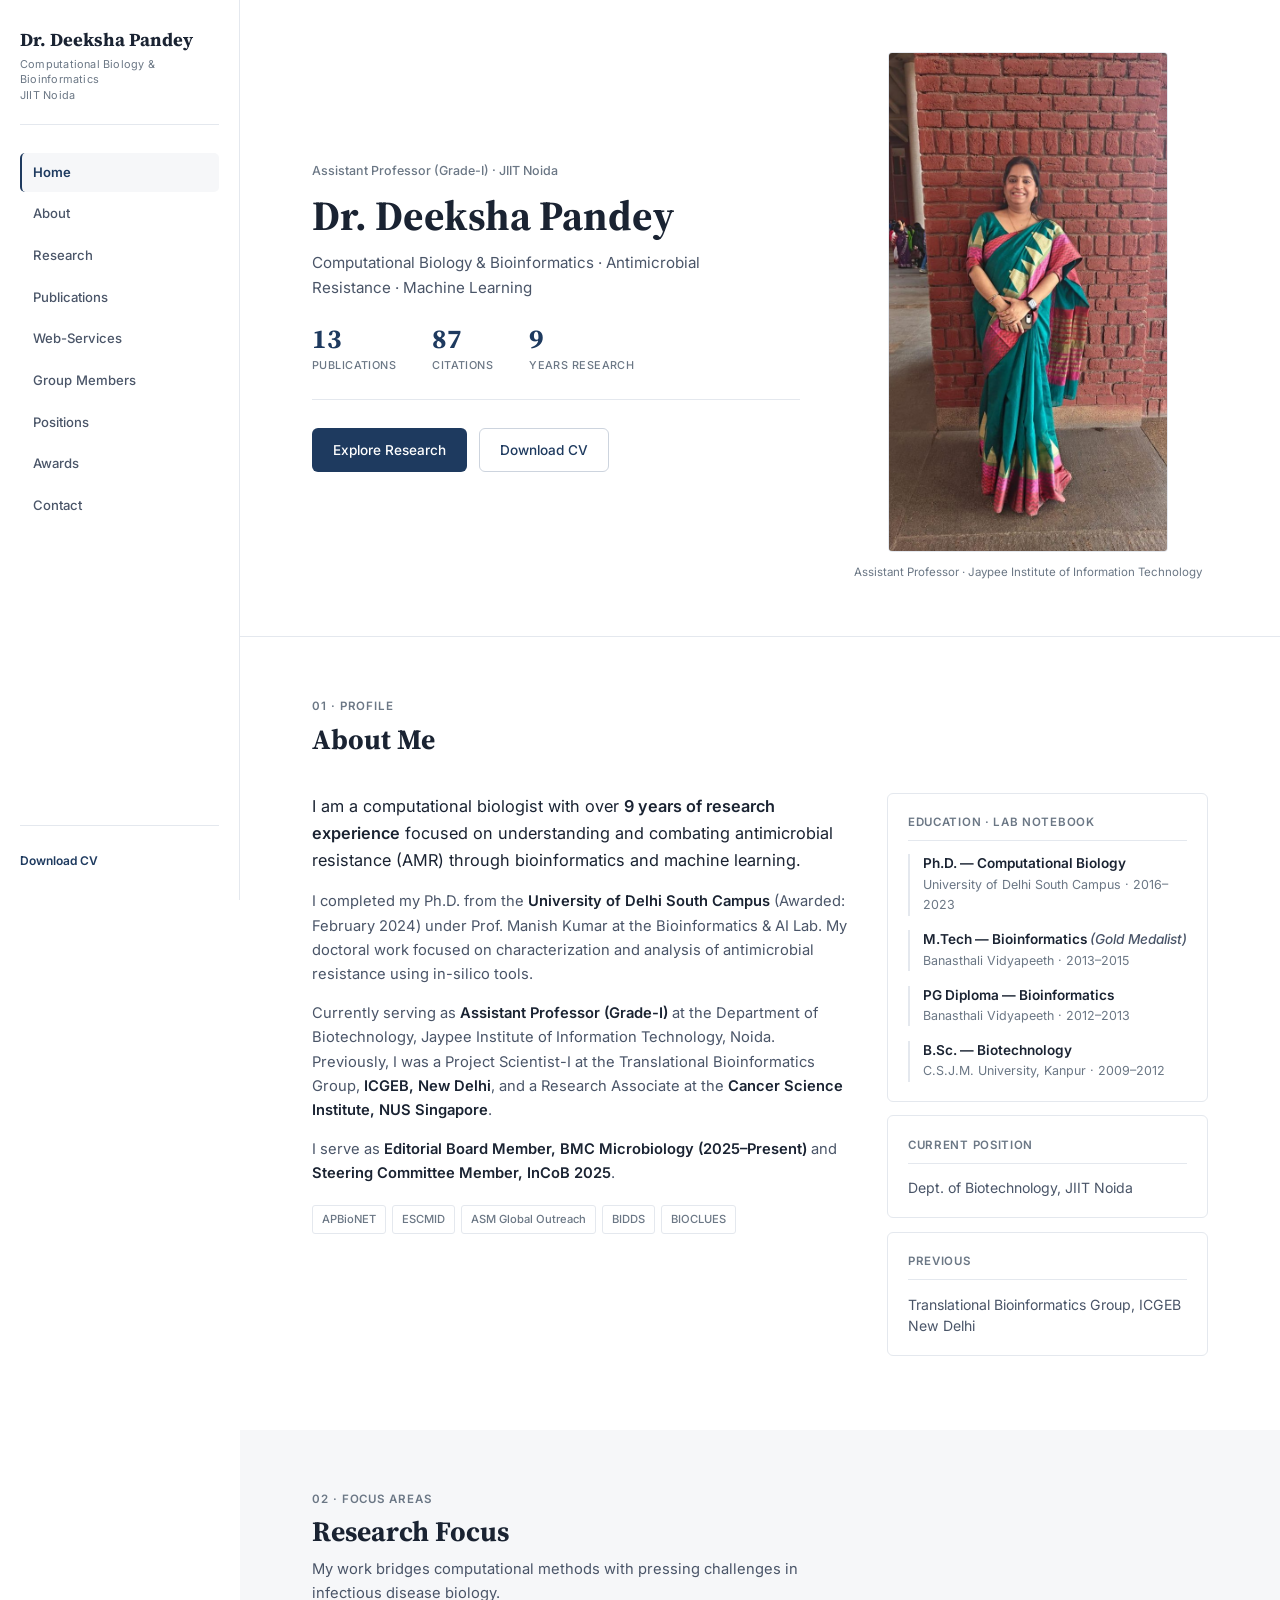
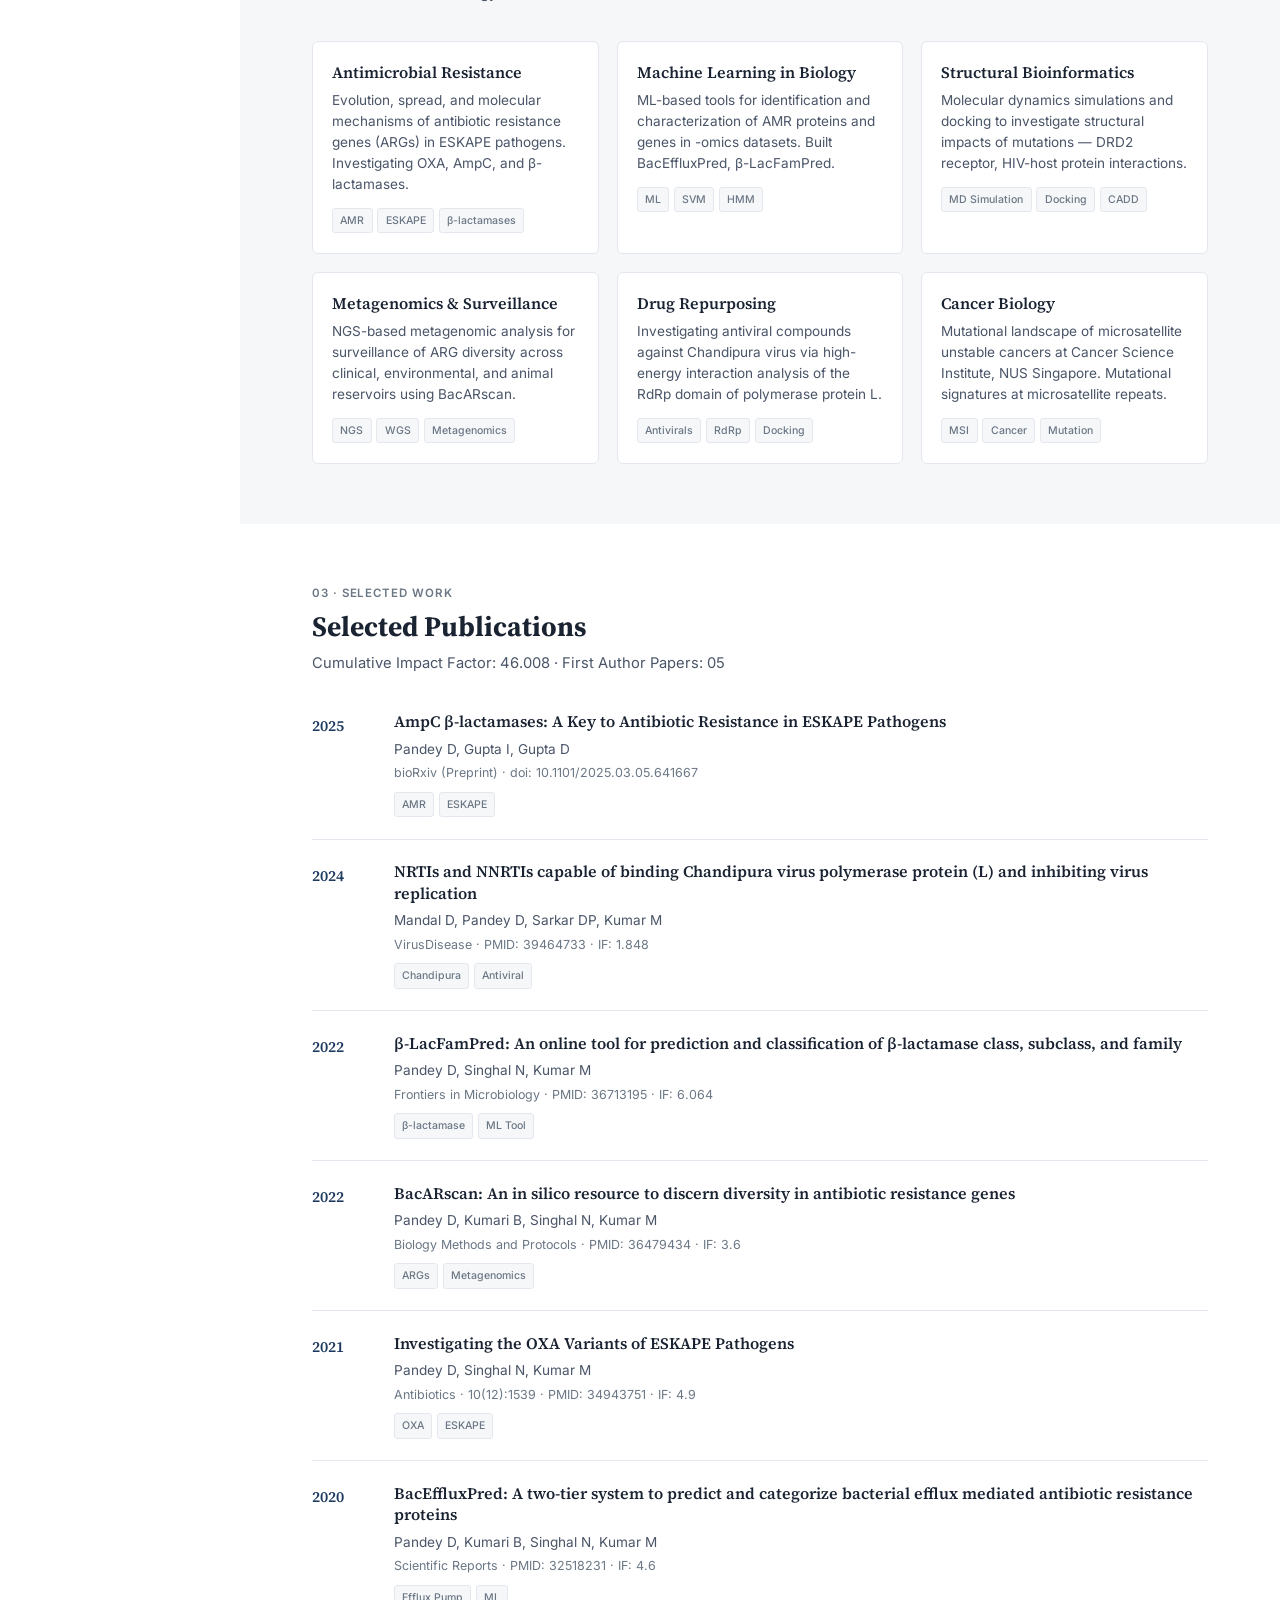
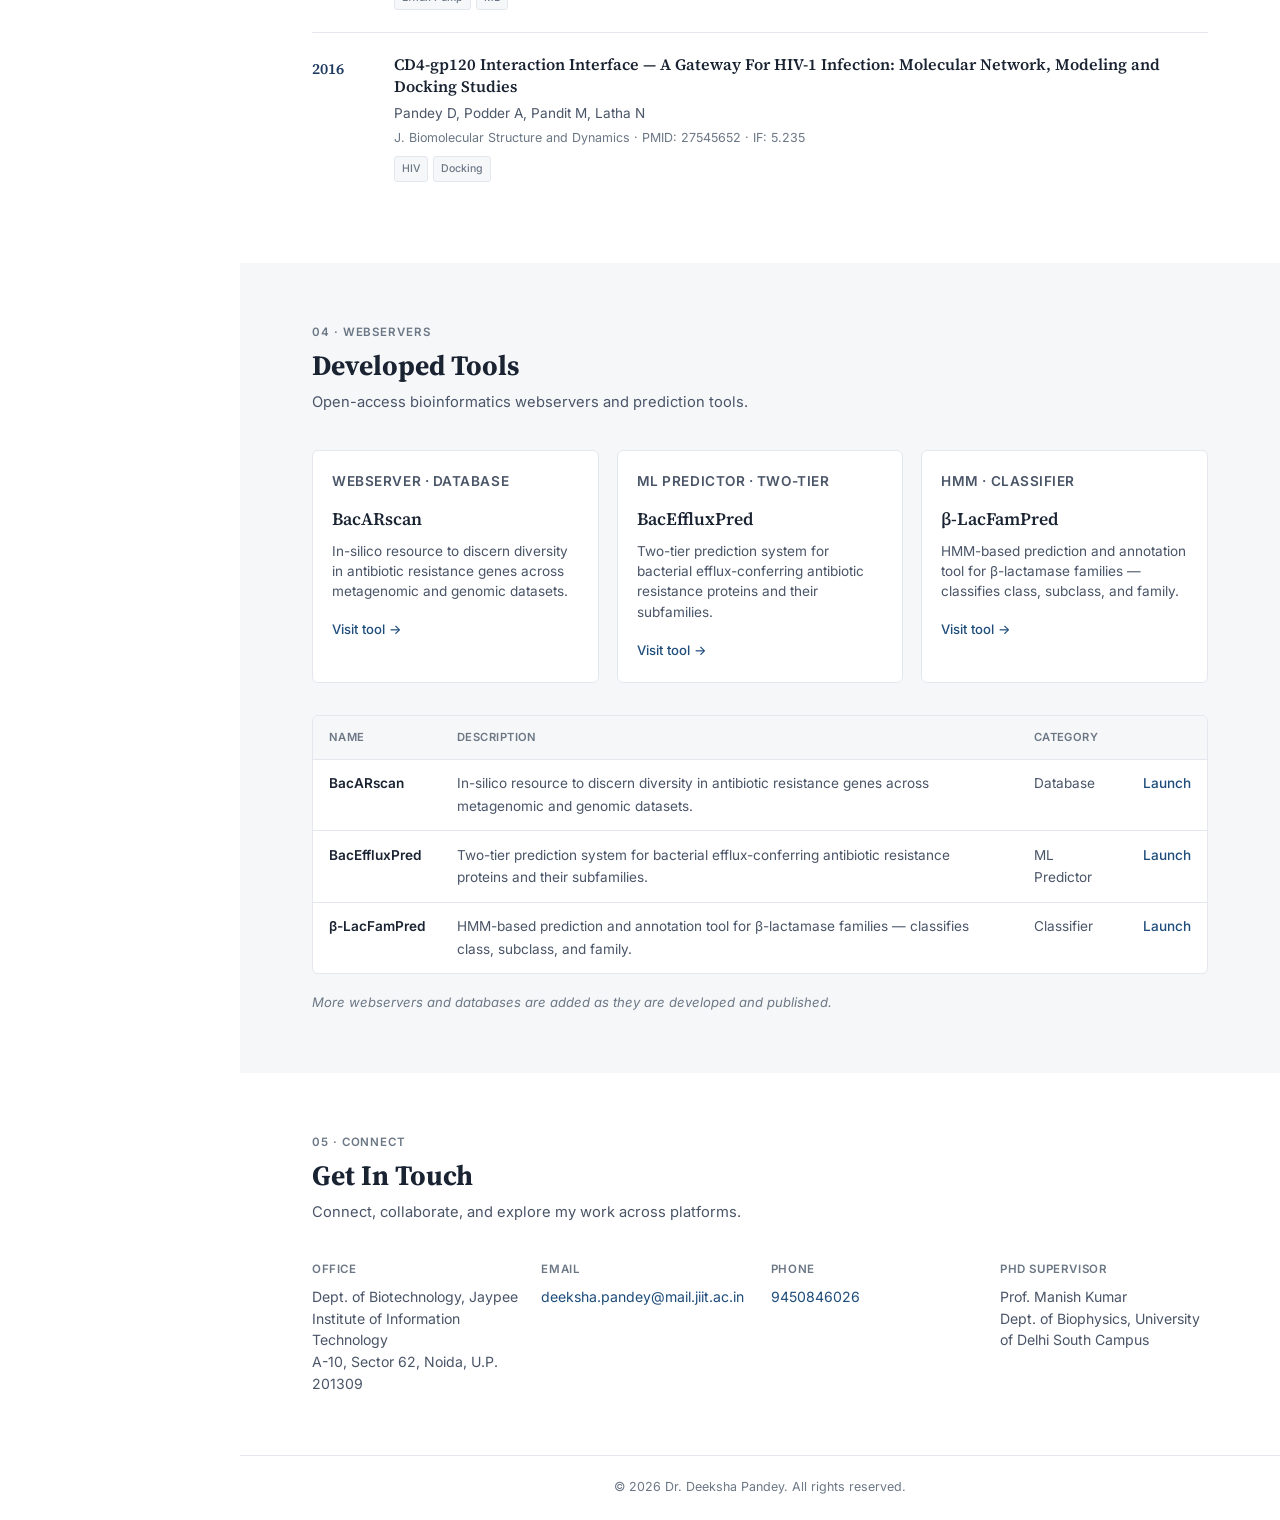
<file: index.html>
<!DOCTYPE html>
<html lang="en">
<head>
  <meta charset="UTF-8">
  <meta name="viewport" content="width=device-width, initial-scale=1">
  <meta name="description" content="Dr. Deeksha Pandey — computational biologist working on antimicrobial resistance, machine learning in biology, and bioinformatics tool development.">
  <title>Dr. Deeksha Pandey | Computational Biology & Bioinformatics</title>
  <link rel="preconnect" href="https://fonts.googleapis.com">
  <link rel="preconnect" href="https://fonts.gstatic.com" crossorigin>
  <link href="https://fonts.googleapis.com/css2?family=Source+Serif+4:opsz,wght@8..60,400;8..60,600;8..60,700&family=Inter:wght@400;500;600&display=swap" rel="stylesheet">
  <link rel="stylesheet" href="style.css">
</head>
<body>
  <button class="navToggle" id="navToggle" aria-label="Open menu"><span></span><span></span><span></span></button>

  <aside class="sidenav" id="sidenav">
    <button class="navClose" id="navClose" aria-label="Close menu">✕</button>
    <div class="sidenav-brand">
      <a href="index.html">Dr. Deeksha Pandey</a>
      <span>Computational Biology &amp; Bioinformatics<br>JIIT Noida</span>
    </div>
    <ul class="nav-links">
      <li><a href="index.html" class="active">Home</a></li>
      <li><a href="index.html#about">About</a></li>
      <li><a href="index.html#research">Research</a></li>
      <li><a href="index.html#publications">Publications</a></li>
      <li><a href="index.html#tools">Web-Services</a></li>
      <li><a href="students.html">Group Members</a></li>
      <li><a href="positions.html">Positions</a></li>
      <li><a href="awards.html">Awards</a></li>
      <li><a href="index.html#contact">Contact</a></li>
    </ul>
    <div class="sidenav-foot">
      <a href="CV_Deeksha_Pandey.pdf" target="_blank" rel="noopener">Download CV</a>
    </div>
  </aside>

  <div class="page-wrap">
    <section id="home" class="hero">
      <div class="hero-grid">
        <div class="hero-content">
          <p class="hero-label">Assistant Professor (Grade-I) · JIIT Noida</p>
          <h1>Dr. Deeksha Pandey</h1>
          <p class="hero-subtitle">Computational Biology &amp; Bioinformatics · Antimicrobial Resistance · Machine Learning</p>
          <div class="hero-metrics">
            <div class="metric">
              <span class="metric-value">13</span>
              <span class="metric-label">Publications</span>
            </div>
            <div class="metric">
              <span class="metric-value">87</span>
              <span class="metric-label">Citations</span>
            </div>
            <div class="metric">
              <span class="metric-value">9</span>
              <span class="metric-label">Years Research</span>
            </div>
          </div>
          <div class="hero-actions">
            <a href="#research" class="btn btn-primary">Explore Research</a>
            <a href="CV_Deeksha_Pandey.pdf" class="btn btn-secondary" target="_blank" rel="noopener">Download CV</a>
          </div>
        </div>
        <div class="hero-portrait">
          <img src="profile.jpeg" alt="Dr. Deeksha Pandey" width="400" height="500">
          <p class="portrait-caption">Assistant Professor · Jaypee Institute of Information Technology</p>
        </div>
      </div>
    </section>

    <section id="about" class="section">
      <div class="container">
        <header class="section-header">
          <p class="section-label">01 · Profile</p>
          <h2>About Me</h2>
        </header>
        <div class="about-layout">
          <div class="about-main">
            <p class="lead">I am a computational biologist with over <strong>9 years of research experience</strong> focused on understanding and combating antimicrobial resistance (AMR) through bioinformatics and machine learning.</p>
            <p>I completed my Ph.D. from the <strong>University of Delhi South Campus</strong> (Awarded: February 2024) under Prof. Manish Kumar at the Bioinformatics &amp; AI Lab. My doctoral work focused on characterization and analysis of antimicrobial resistance using in-silico tools.</p>
            <p>Currently serving as <strong>Assistant Professor (Grade-I)</strong> at the Department of Biotechnology, Jaypee Institute of Information Technology, Noida. Previously, I was a Project Scientist-I at the Translational Bioinformatics Group, <strong>ICGEB, New Delhi</strong>, and a Research Associate at the <strong>Cancer Science Institute, NUS Singapore</strong>.</p>
            <p>I serve as <strong>Editorial Board Member, BMC Microbiology (2025–Present)</strong> and <strong>Steering Committee Member, InCoB 2025</strong>.</p>
            <div class="affiliations">
              <span>APBioNET</span>
              <span>ESCMID</span>
              <span>ASM Global Outreach</span>
              <span>BIDDS</span>
              <span>BIOCLUES</span>
            </div>
          </div>
          <aside class="about-aside">
            <div class="card">
              <h3>Education · Lab Notebook</h3>
              <ul class="timeline">
                <li>
                  <strong>Ph.D. — Computational Biology</strong>
                  <span>University of Delhi South Campus · 2016–2023</span>
                </li>
                <li>
                  <strong>M.Tech — Bioinformatics <em>(Gold Medalist)</em></strong>
                  <span>Banasthali Vidyapeeth · 2013–2015</span>
                </li>
                <li>
                  <strong>PG Diploma — Bioinformatics</strong>
                  <span>Banasthali Vidyapeeth · 2012–2013</span>
                </li>
                <li>
                  <strong>B.Sc. — Biotechnology</strong>
                  <span>C.S.J.M. University, Kanpur · 2009–2012</span>
                </li>
              </ul>
            </div>
            <div class="card">
              <h3>Current Position</h3>
              <p class="card-text">Dept. of Biotechnology, JIIT Noida</p>
            </div>
            <div class="card">
              <h3>Previous</h3>
              <p class="card-text">Translational Bioinformatics Group, ICGEB New Delhi</p>
            </div>
          </aside>
        </div>
      </div>
    </section>

    <section id="research" class="section section-alt">
      <div class="container">
        <header class="section-header">
          <p class="section-label">02 · Focus Areas</p>
          <h2>Research Focus</h2>
          <p class="section-desc">My work bridges computational methods with pressing challenges in infectious disease biology.</p>
        </header>
        <div class="research-grid">
          <article class="research-card">
            <h3>Antimicrobial Resistance</h3>
            <p>Evolution, spread, and molecular mechanisms of antibiotic resistance genes (ARGs) in ESKAPE pathogens. Investigating OXA, AmpC, and β-lactamases.</p>
            <div class="tags"><span>AMR</span><span>ESKAPE</span><span>β-lactamases</span></div>
          </article>
          <article class="research-card">
            <h3>Machine Learning in Biology</h3>
            <p>ML-based tools for identification and characterization of AMR proteins and genes in -omics datasets. Built BacEffluxPred, β-LacFamPred.</p>
            <div class="tags"><span>ML</span><span>SVM</span><span>HMM</span></div>
          </article>
          <article class="research-card">
            <h3>Structural Bioinformatics</h3>
            <p>Molecular dynamics simulations and docking to investigate structural impacts of mutations — DRD2 receptor, HIV-host protein interactions.</p>
            <div class="tags"><span>MD Simulation</span><span>Docking</span><span>CADD</span></div>
          </article>
          <article class="research-card">
            <h3>Metagenomics &amp; Surveillance</h3>
            <p>NGS-based metagenomic analysis for surveillance of ARG diversity across clinical, environmental, and animal reservoirs using BacARscan.</p>
            <div class="tags"><span>NGS</span><span>WGS</span><span>Metagenomics</span></div>
          </article>
          <article class="research-card">
            <h3>Drug Repurposing</h3>
            <p>Investigating antiviral compounds against Chandipura virus via high-energy interaction analysis of the RdRp domain of polymerase protein L.</p>
            <div class="tags"><span>Antivirals</span><span>RdRp</span><span>Docking</span></div>
          </article>
          <article class="research-card">
            <h3>Cancer Biology</h3>
            <p>Mutational landscape of microsatellite unstable cancers at Cancer Science Institute, NUS Singapore. Mutational signatures at microsatellite repeats.</p>
            <div class="tags"><span>MSI</span><span>Cancer</span><span>Mutation</span></div>
          </article>
        </div>
      </div>
    </section>

    <section id="publications" class="section">
      <div class="container">
        <header class="section-header">
          <p class="section-label">03 · Selected Work</p>
          <h2>Selected Publications</h2>
          <p class="section-desc">Cumulative Impact Factor: 46.008 · First Author Papers: 05</p>
        </header>
        <ul class="pub-list">
          <li class="pub-item">
            <span class="pub-year">2025</span>
            <div class="pub-body">
              <h3>AmpC β-lactamases: A Key to Antibiotic Resistance in ESKAPE Pathogens</h3>
              <p class="pub-authors">Pandey D, Gupta I, Gupta D</p>
              <p class="pub-meta">bioRxiv (Preprint) · doi: 10.1101/2025.03.05.641667</p>
              <div class="tags"><span>AMR</span><span>ESKAPE</span></div>
            </div>
          </li>
          <li class="pub-item">
            <span class="pub-year">2024</span>
            <div class="pub-body">
              <h3>NRTIs and NNRTIs capable of binding Chandipura virus polymerase protein (L) and inhibiting virus replication</h3>
              <p class="pub-authors">Mandal D, Pandey D, Sarkar DP, Kumar M</p>
              <p class="pub-meta">VirusDisease · PMID: 39464733 · IF: 1.848</p>
              <div class="tags"><span>Chandipura</span><span>Antiviral</span></div>
            </div>
          </li>
          <li class="pub-item">
            <span class="pub-year">2022</span>
            <div class="pub-body">
              <h3>β-LacFamPred: An online tool for prediction and classification of β-lactamase class, subclass, and family</h3>
              <p class="pub-authors">Pandey D, Singhal N, Kumar M</p>
              <p class="pub-meta">Frontiers in Microbiology · PMID: 36713195 · IF: 6.064</p>
              <div class="tags"><span>β-lactamase</span><span>ML Tool</span></div>
            </div>
          </li>
          <li class="pub-item">
            <span class="pub-year">2022</span>
            <div class="pub-body">
              <h3>BacARscan: An in silico resource to discern diversity in antibiotic resistance genes</h3>
              <p class="pub-authors">Pandey D, Kumari B, Singhal N, Kumar M</p>
              <p class="pub-meta">Biology Methods and Protocols · PMID: 36479434 · IF: 3.6</p>
              <div class="tags"><span>ARGs</span><span>Metagenomics</span></div>
            </div>
          </li>
          <li class="pub-item">
            <span class="pub-year">2021</span>
            <div class="pub-body">
              <h3>Investigating the OXA Variants of ESKAPE Pathogens</h3>
              <p class="pub-authors">Pandey D, Singhal N, Kumar M</p>
              <p class="pub-meta">Antibiotics · 10(12):1539 · PMID: 34943751 · IF: 4.9</p>
              <div class="tags"><span>OXA</span><span>ESKAPE</span></div>
            </div>
          </li>
          <li class="pub-item">
            <span class="pub-year">2020</span>
            <div class="pub-body">
              <h3>BacEffluxPred: A two-tier system to predict and categorize bacterial efflux mediated antibiotic resistance proteins</h3>
              <p class="pub-authors">Pandey D, Kumari B, Singhal N, Kumar M</p>
              <p class="pub-meta">Scientific Reports · PMID: 32518231 · IF: 4.6</p>
              <div class="tags"><span>Efflux Pump</span><span>ML</span></div>
            </div>
          </li>
          <li class="pub-item">
            <span class="pub-year">2016</span>
            <div class="pub-body">
              <h3>CD4-gp120 Interaction Interface — A Gateway For HIV-1 Infection: Molecular Network, Modeling and Docking Studies</h3>
              <p class="pub-authors">Pandey D, Podder A, Pandit M, Latha N</p>
              <p class="pub-meta">J. Biomolecular Structure and Dynamics · PMID: 27545652 · IF: 5.235</p>
              <div class="tags"><span>HIV</span><span>Docking</span></div>
            </div>
          </li>
        </ul>
      </div>
    </section>

    <section id="tools" class="section section-alt">
      <div class="container">
        <header class="section-header">
          <p class="section-label">04 · Webservers</p>
          <h2>Developed Tools</h2>
          <p class="section-desc">Open-access bioinformatics webservers and prediction tools.</p>
        </header>
        <div class="tools-grid">
          <article class="tool-card">
            <p class="tool-type">Webserver · Database</p>
            <h3>BacARscan</h3>
            <p>In-silico resource to discern diversity in antibiotic resistance genes across metagenomic and genomic datasets.</p>
            <a href="http://proteininformatics.org/mkumar/bacarscan/" class="tool-link" target="_blank" rel="noopener">Visit tool →</a>
          </article>
          <article class="tool-card">
            <p class="tool-type">ML Predictor · Two-tier</p>
            <h3>BacEffluxPred</h3>
            <p>Two-tier prediction system for bacterial efflux-conferring antibiotic resistance proteins and their subfamilies.</p>
            <a href="http://www.proteininformatics.org/mkumar/baceffluxpred/" class="tool-link" target="_blank" rel="noopener">Visit tool →</a>
          </article>
          <article class="tool-card">
            <p class="tool-type">HMM · Classifier</p>
            <h3>β-LacFamPred</h3>
            <p>HMM-based prediction and annotation tool for β-lactamase families — classifies class, subclass, and family.</p>
            <a href="http://proteininformatics.org/mkumar/blacfampred/" class="tool-link" target="_blank" rel="noopener">Visit tool →</a>
          </article>
        </div>
        <div class="tools-table-wrap">
          <table class="tools-table">
            <thead>
              <tr>
                <th>Name</th>
                <th>Description</th>
                <th>Category</th>
                <th></th>
              </tr>
            </thead>
            <tbody>
              <tr>
                <td>BacARscan</td>
                <td>In-silico resource to discern diversity in antibiotic resistance genes across metagenomic and genomic datasets.</td>
                <td>Database</td>
                <td><a href="http://proteininformatics.org/mkumar/bacarscan/" target="_blank" rel="noopener">Launch</a></td>
              </tr>
              <tr>
                <td>BacEffluxPred</td>
                <td>Two-tier prediction system for bacterial efflux-conferring antibiotic resistance proteins and their subfamilies.</td>
                <td>ML Predictor</td>
                <td><a href="http://www.proteininformatics.org/mkumar/baceffluxpred/" target="_blank" rel="noopener">Launch</a></td>
              </tr>
              <tr>
                <td>β-LacFamPred</td>
                <td>HMM-based prediction and annotation tool for β-lactamase families — classifies class, subclass, and family.</td>
                <td>Classifier</td>
                <td><a href="http://proteininformatics.org/mkumar/blacfampred/" target="_blank" rel="noopener">Launch</a></td>
              </tr>
            </tbody>
          </table>
        </div>
        <p class="tools-note">More webservers and databases are added as they are developed and published.</p>
      </div>
    </section>

    <section id="contact" class="section">
      <div class="container">
        <header class="section-header">
          <p class="section-label">05 · Connect</p>
          <h2>Get In Touch</h2>
          <p class="section-desc">Connect, collaborate, and explore my work across platforms.</p>
        </header>
        <div class="contact-grid">
          <div class="contact-item">
            <h3>Office</h3>
            <p>Dept. of Biotechnology, Jaypee Institute of Information Technology<br>A-10, Sector 62, Noida, U.P. 201309</p>
          </div>
          <div class="contact-item">
            <h3>Email</h3>
            <p><a href="mailto:deeksha.pandey@mail.jiit.ac.in">deeksha.pandey@mail.jiit.ac.in</a></p>
          </div>
          <div class="contact-item">
            <h3>Phone</h3>
            <p><a href="tel:+919450846026">9450846026</a></p>
          </div>
          <div class="contact-item">
            <h3>PhD Supervisor</h3>
            <p>Prof. Manish Kumar<br>Dept. of Biophysics, University of Delhi South Campus</p>
          </div>
        </div>
      </div>
    </section>

    <footer class="site-footer">
      <div class="container">
        <p>© <span id="year"></span> Dr. Deeksha Pandey. All rights reserved.</p>
      </div>
    </footer>
  </div>

  <script>
    document.getElementById('year').textContent = new Date().getFullYear();
    const sidenav = document.getElementById('sidenav');
    const navToggle = document.getElementById('navToggle');
    const navClose = document.getElementById('navClose');
    navToggle.addEventListener('click', () => sidenav.classList.add('open'));
    navClose.addEventListener('click', () => sidenav.classList.remove('open'));
    document.querySelectorAll('.nav-links a').forEach(a => {
      a.addEventListener('click', () => sidenav.classList.remove('open'));
    });
  </script>
</body>
</html>
</file>
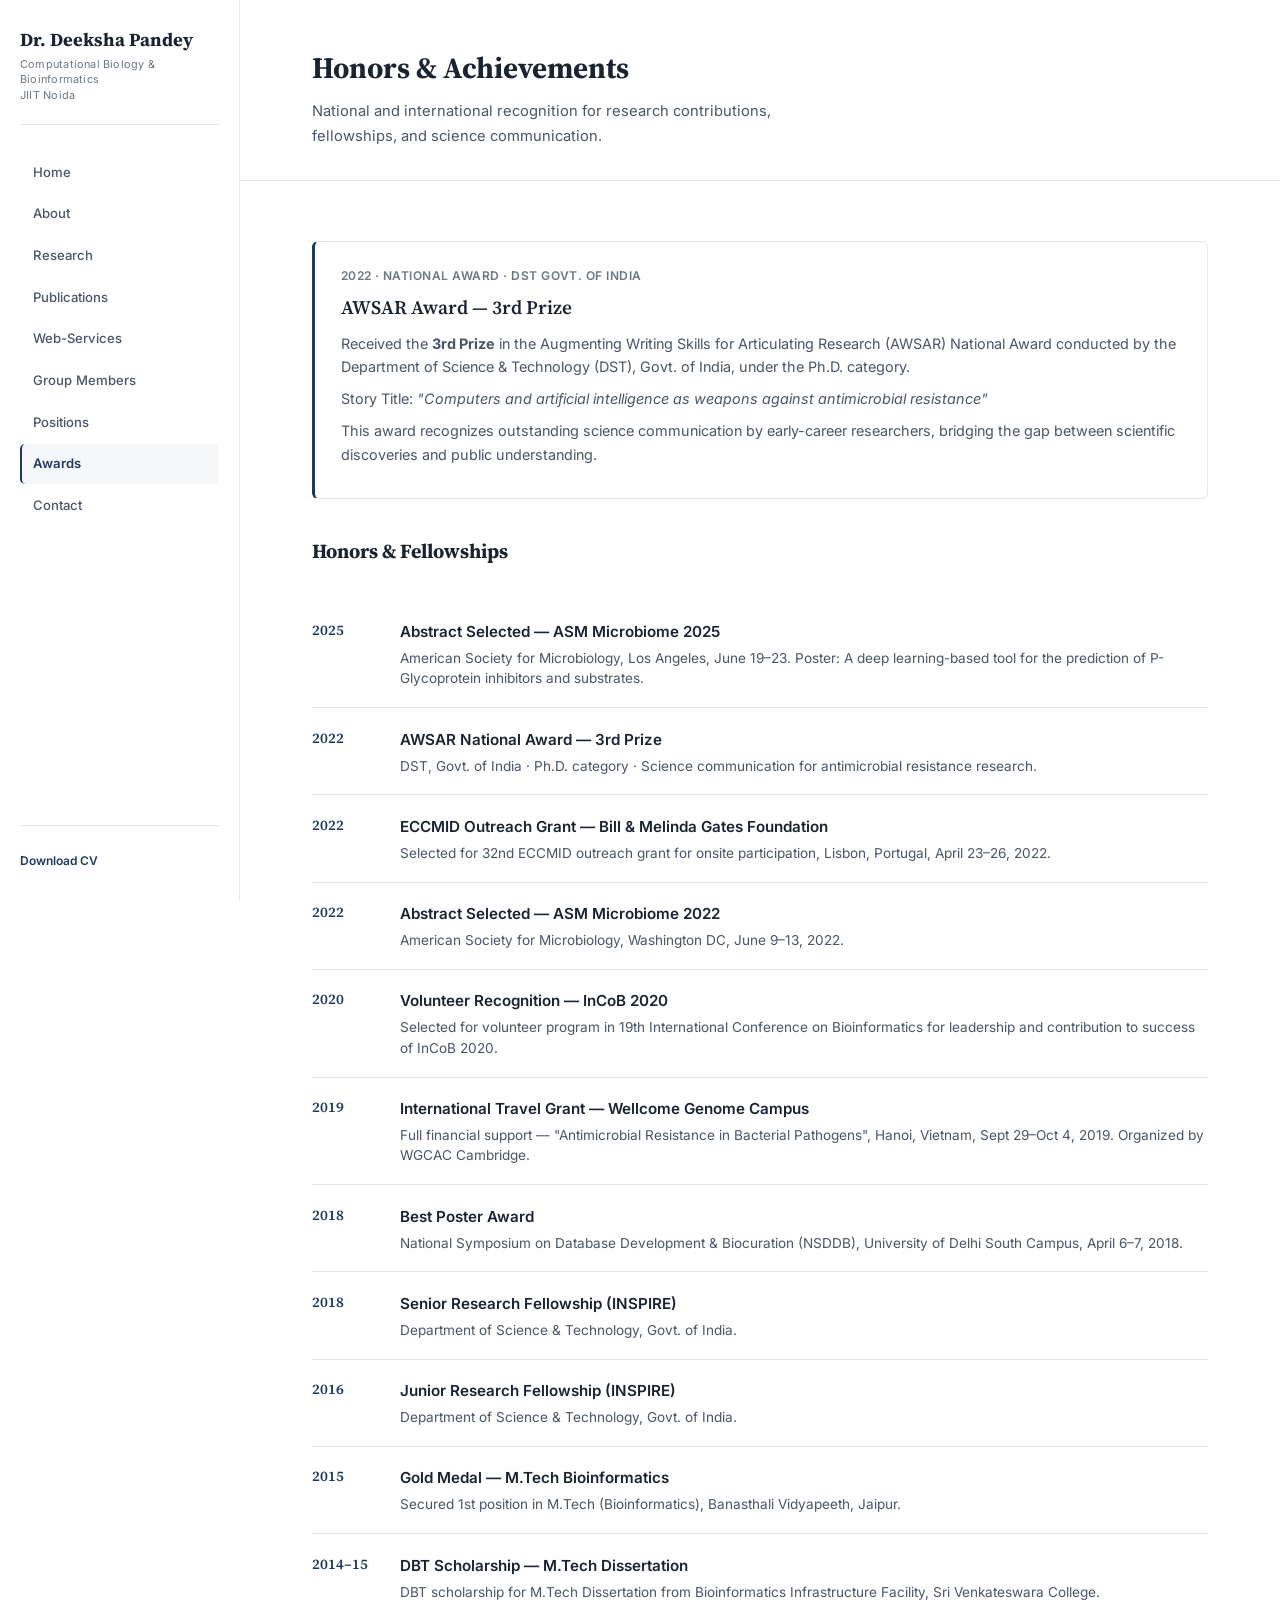
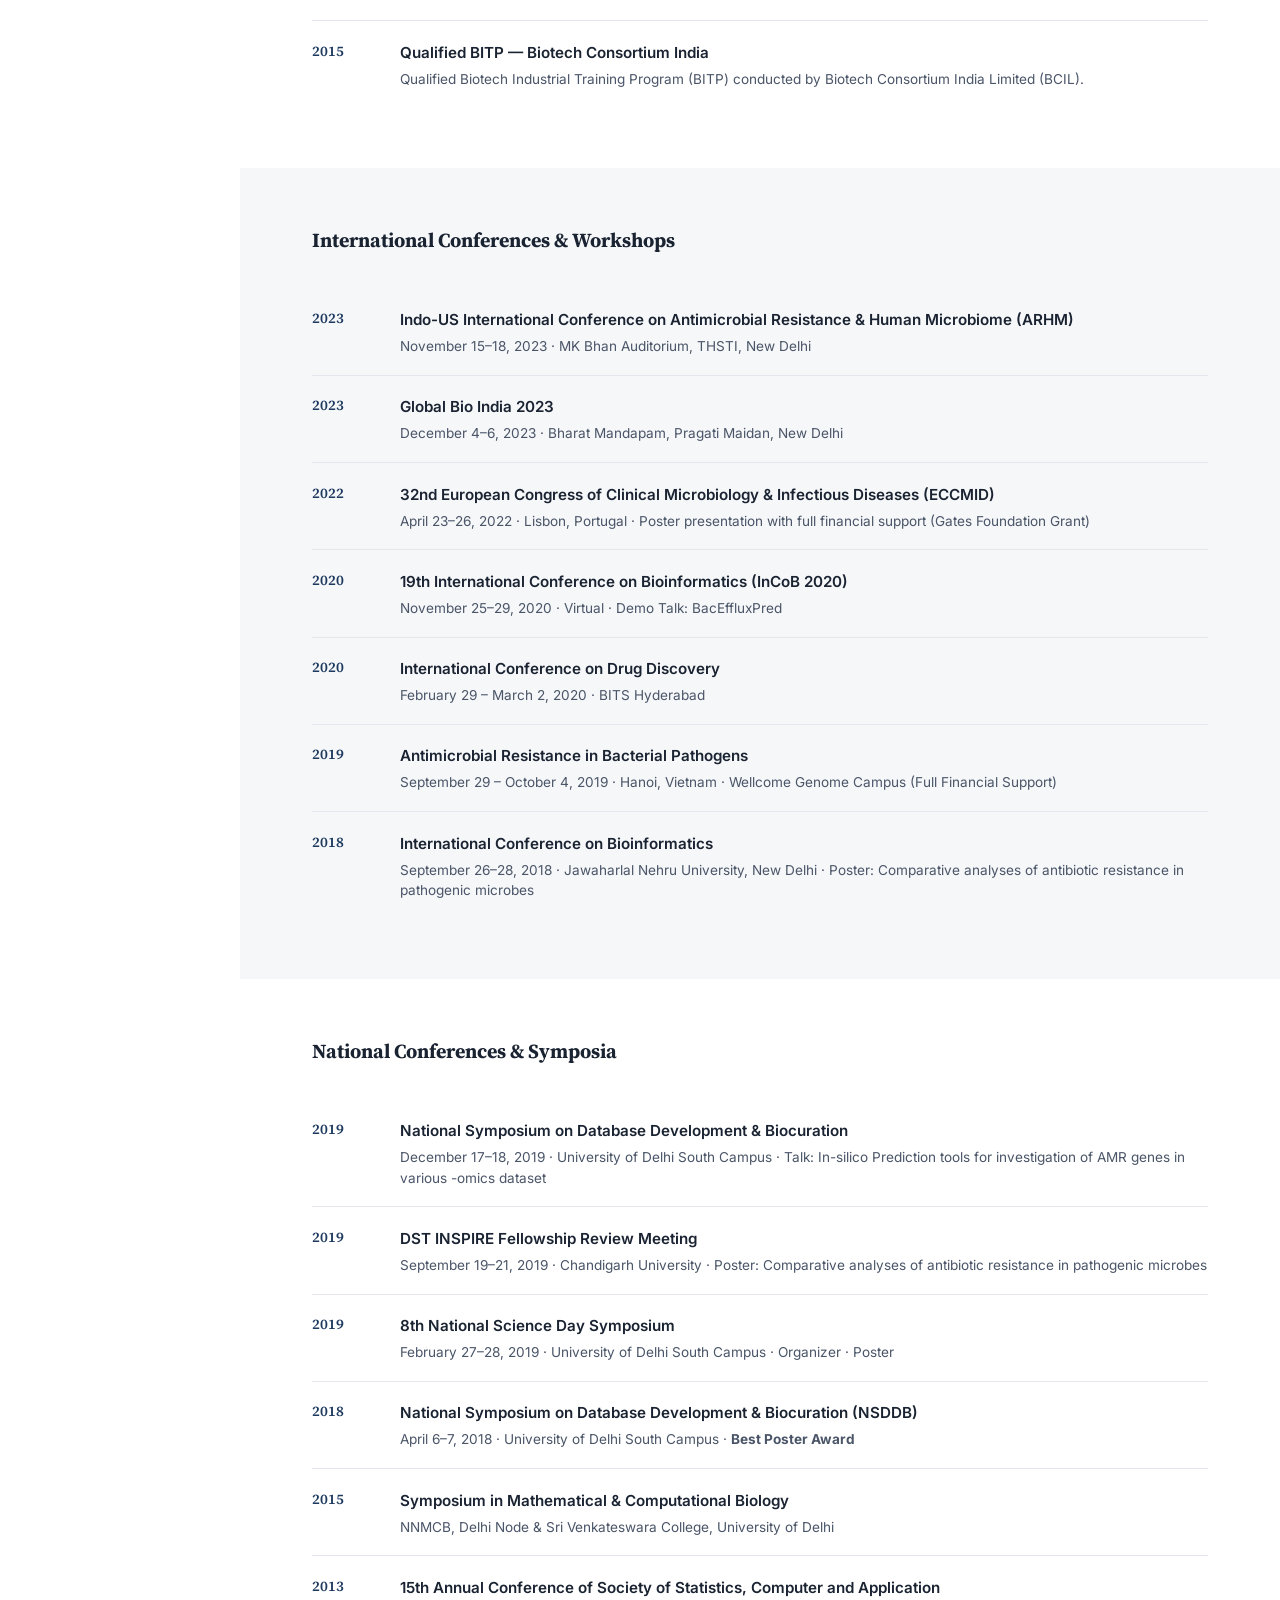
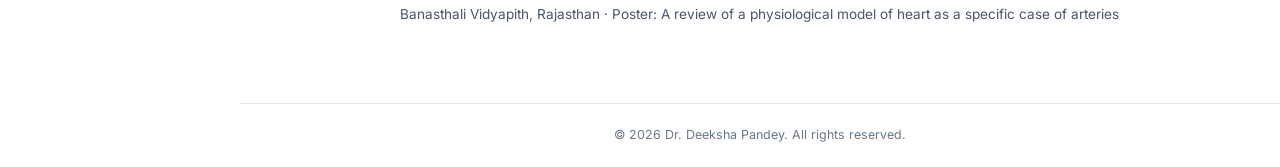
<file: awards.html>
<!DOCTYPE html>
<html lang="en">
<head>
  <meta charset="UTF-8">
  <meta name="viewport" content="width=device-width, initial-scale=1">
  <title>Awards | Dr. Deeksha Pandey</title>
  <link rel="preconnect" href="https://fonts.googleapis.com">
  <link rel="preconnect" href="https://fonts.gstatic.com" crossorigin>
  <link href="https://fonts.googleapis.com/css2?family=Source+Serif+4:opsz,wght@8..60,400;8..60,600;8..60,700&family=Inter:wght@400;500;600&display=swap" rel="stylesheet">
  <link rel="stylesheet" href="style.css">
</head>
<body>
  <button class="navToggle" id="navToggle" aria-label="Open menu"><span></span><span></span><span></span></button>

  <aside class="sidenav" id="sidenav">
    <button class="navClose" id="navClose" aria-label="Close menu">✕</button>
    <div class="sidenav-brand">
      <a href="index.html">Dr. Deeksha Pandey</a>
      <span>Computational Biology &amp; Bioinformatics<br>JIIT Noida</span>
    </div>
    <ul class="nav-links">
      <li><a href="index.html">Home</a></li>
      <li><a href="index.html#about">About</a></li>
      <li><a href="index.html#research">Research</a></li>
      <li><a href="index.html#publications">Publications</a></li>
      <li><a href="index.html#tools">Web-Services</a></li>
      <li><a href="students.html">Group Members</a></li>
      <li><a href="positions.html">Positions</a></li>
      <li><a href="awards.html" class="active">Awards</a></li>
      <li><a href="index.html#contact">Contact</a></li>
    </ul>
    <div class="sidenav-foot">
      <a href="CV.pdf" target="_blank" rel="noopener">Download CV</a>
    </div>
  </aside>

  <div class="page-wrap">
    <div class="page-hero">
      <div class="container">
        <h1>Honors &amp; Achievements</h1>
        <p>National and international recognition for research contributions, fellowships, and science communication.</p>
      </div>
    </div>

    <section class="section">
      <div class="container">
        <div class="featured-award">
          <p class="award-meta">2022 · National Award · DST Govt. of India</p>
          <h3>AWSAR Award — 3rd Prize</h3>
          <p>Received the <strong>3rd Prize</strong> in the Augmenting Writing Skills for Articulating Research (AWSAR) National Award conducted by the Department of Science &amp; Technology (DST), Govt. of India, under the Ph.D. category.</p>
          <p>Story Title: <em>"Computers and artificial intelligence as weapons against antimicrobial resistance"</em></p>
          <p>This award recognizes outstanding science communication by early-career researchers, bridging the gap between scientific discoveries and public understanding.</p>
        </div>

        <header class="section-header">
          <h2 style="font-size:1.25rem">Honors &amp; Fellowships</h2>
        </header>
        <ul class="award-list">
          <li class="award-item">
            <span class="award-year">2025</span>
            <div class="award-body">
              <h4>Abstract Selected — ASM Microbiome 2025</h4>
              <p>American Society for Microbiology, Los Angeles, June 19–23. Poster: A deep learning-based tool for the prediction of P-Glycoprotein inhibitors and substrates.</p>
            </div>
          </li>
          <li class="award-item">
            <span class="award-year">2022</span>
            <div class="award-body">
              <h4>AWSAR National Award — 3rd Prize</h4>
              <p>DST, Govt. of India · Ph.D. category · Science communication for antimicrobial resistance research.</p>
            </div>
          </li>
          <li class="award-item">
            <span class="award-year">2022</span>
            <div class="award-body">
              <h4>ECCMID Outreach Grant — Bill &amp; Melinda Gates Foundation</h4>
              <p>Selected for 32nd ECCMID outreach grant for onsite participation, Lisbon, Portugal, April 23–26, 2022.</p>
            </div>
          </li>
          <li class="award-item">
            <span class="award-year">2022</span>
            <div class="award-body">
              <h4>Abstract Selected — ASM Microbiome 2022</h4>
              <p>American Society for Microbiology, Washington DC, June 9–13, 2022.</p>
            </div>
          </li>
          <li class="award-item">
            <span class="award-year">2020</span>
            <div class="award-body">
              <h4>Volunteer Recognition — InCoB 2020</h4>
              <p>Selected for volunteer program in 19th International Conference on Bioinformatics for leadership and contribution to success of InCoB 2020.</p>
            </div>
          </li>
          <li class="award-item">
            <span class="award-year">2019</span>
            <div class="award-body">
              <h4>International Travel Grant — Wellcome Genome Campus</h4>
              <p>Full financial support — "Antimicrobial Resistance in Bacterial Pathogens", Hanoi, Vietnam, Sept 29–Oct 4, 2019. Organized by WGCAC Cambridge.</p>
            </div>
          </li>
          <li class="award-item">
            <span class="award-year">2018</span>
            <div class="award-body">
              <h4>Best Poster Award</h4>
              <p>National Symposium on Database Development &amp; Biocuration (NSDDB), University of Delhi South Campus, April 6–7, 2018.</p>
            </div>
          </li>
          <li class="award-item">
            <span class="award-year">2018</span>
            <div class="award-body">
              <h4>Senior Research Fellowship (INSPIRE)</h4>
              <p>Department of Science &amp; Technology, Govt. of India.</p>
            </div>
          </li>
          <li class="award-item">
            <span class="award-year">2016</span>
            <div class="award-body">
              <h4>Junior Research Fellowship (INSPIRE)</h4>
              <p>Department of Science &amp; Technology, Govt. of India.</p>
            </div>
          </li>
          <li class="award-item">
            <span class="award-year">2015</span>
            <div class="award-body">
              <h4>Gold Medal — M.Tech Bioinformatics</h4>
              <p>Secured 1st position in M.Tech (Bioinformatics), Banasthali Vidyapeeth, Jaipur.</p>
            </div>
          </li>
          <li class="award-item">
            <span class="award-year">2014–15</span>
            <div class="award-body">
              <h4>DBT Scholarship — M.Tech Dissertation</h4>
              <p>DBT scholarship for M.Tech Dissertation from Bioinformatics Infrastructure Facility, Sri Venkateswara College.</p>
            </div>
          </li>
          <li class="award-item">
            <span class="award-year">2015</span>
            <div class="award-body">
              <h4>Qualified BITP — Biotech Consortium India</h4>
              <p>Qualified Biotech Industrial Training Program (BITP) conducted by Biotech Consortium India Limited (BCIL).</p>
            </div>
          </li>
        </ul>
      </div>
    </section>

    <section class="section section-alt">
      <div class="container">
        <header class="section-header">
          <h2 style="font-size:1.25rem">International Conferences &amp; Workshops</h2>
        </header>
        <ul class="award-list">
          <li class="award-item">
            <span class="award-year">2023</span>
            <div class="award-body">
              <h4>Indo-US International Conference on Antimicrobial Resistance &amp; Human Microbiome (ARHM)</h4>
              <p>November 15–18, 2023 · MK Bhan Auditorium, THSTI, New Delhi</p>
            </div>
          </li>
          <li class="award-item">
            <span class="award-year">2023</span>
            <div class="award-body">
              <h4>Global Bio India 2023</h4>
              <p>December 4–6, 2023 · Bharat Mandapam, Pragati Maidan, New Delhi</p>
            </div>
          </li>
          <li class="award-item">
            <span class="award-year">2022</span>
            <div class="award-body">
              <h4>32nd European Congress of Clinical Microbiology &amp; Infectious Diseases (ECCMID)</h4>
              <p>April 23–26, 2022 · Lisbon, Portugal · Poster presentation with full financial support (Gates Foundation Grant)</p>
            </div>
          </li>
          <li class="award-item">
            <span class="award-year">2020</span>
            <div class="award-body">
              <h4>19th International Conference on Bioinformatics (InCoB 2020)</h4>
              <p>November 25–29, 2020 · Virtual · Demo Talk: BacEffluxPred</p>
            </div>
          </li>
          <li class="award-item">
            <span class="award-year">2020</span>
            <div class="award-body">
              <h4>International Conference on Drug Discovery</h4>
              <p>February 29 – March 2, 2020 · BITS Hyderabad</p>
            </div>
          </li>
          <li class="award-item">
            <span class="award-year">2019</span>
            <div class="award-body">
              <h4>Antimicrobial Resistance in Bacterial Pathogens</h4>
              <p>September 29 – October 4, 2019 · Hanoi, Vietnam · Wellcome Genome Campus (Full Financial Support)</p>
            </div>
          </li>
          <li class="award-item">
            <span class="award-year">2018</span>
            <div class="award-body">
              <h4>International Conference on Bioinformatics</h4>
              <p>September 26–28, 2018 · Jawaharlal Nehru University, New Delhi · Poster: Comparative analyses of antibiotic resistance in pathogenic microbes</p>
            </div>
          </li>
        </ul>
      </div>
    </section>

    <section class="section">
      <div class="container">
        <header class="section-header">
          <h2 style="font-size:1.25rem">National Conferences &amp; Symposia</h2>
        </header>
        <ul class="award-list">
          <li class="award-item">
            <span class="award-year">2019</span>
            <div class="award-body">
              <h4>National Symposium on Database Development &amp; Biocuration</h4>
              <p>December 17–18, 2019 · University of Delhi South Campus · Talk: In-silico Prediction tools for investigation of AMR genes in various -omics dataset</p>
            </div>
          </li>
          <li class="award-item">
            <span class="award-year">2019</span>
            <div class="award-body">
              <h4>DST INSPIRE Fellowship Review Meeting</h4>
              <p>September 19–21, 2019 · Chandigarh University · Poster: Comparative analyses of antibiotic resistance in pathogenic microbes</p>
            </div>
          </li>
          <li class="award-item">
            <span class="award-year">2019</span>
            <div class="award-body">
              <h4>8th National Science Day Symposium</h4>
              <p>February 27–28, 2019 · University of Delhi South Campus · Organizer · Poster</p>
            </div>
          </li>
          <li class="award-item">
            <span class="award-year">2018</span>
            <div class="award-body">
              <h4>National Symposium on Database Development &amp; Biocuration (NSDDB)</h4>
              <p>April 6–7, 2018 · University of Delhi South Campus · <strong>Best Poster Award</strong></p>
            </div>
          </li>
          <li class="award-item">
            <span class="award-year">2015</span>
            <div class="award-body">
              <h4>Symposium in Mathematical &amp; Computational Biology</h4>
              <p>NNMCB, Delhi Node &amp; Sri Venkateswara College, University of Delhi</p>
            </div>
          </li>
          <li class="award-item">
            <span class="award-year">2013</span>
            <div class="award-body">
              <h4>15th Annual Conference of Society of Statistics, Computer and Application</h4>
              <p>Banasthali Vidyapith, Rajasthan · Poster: A review of a physiological model of heart as a specific case of arteries</p>
            </div>
          </li>
        </ul>
      </div>
    </section>

    <footer class="site-footer">
      <div class="container">
        <p>© <span id="year"></span> Dr. Deeksha Pandey. All rights reserved.</p>
      </div>
    </footer>
  </div>

  <script>
    document.getElementById('year').textContent = new Date().getFullYear();
    const sidenav = document.getElementById('sidenav');
    document.getElementById('navToggle').addEventListener('click', () => sidenav.classList.add('open'));
    document.getElementById('navClose').addEventListener('click', () => sidenav.classList.remove('open'));
    document.querySelectorAll('.nav-links a').forEach(a => a.addEventListener('click', () => sidenav.classList.remove('open')));
  </script>
</body>
</html>
</file>
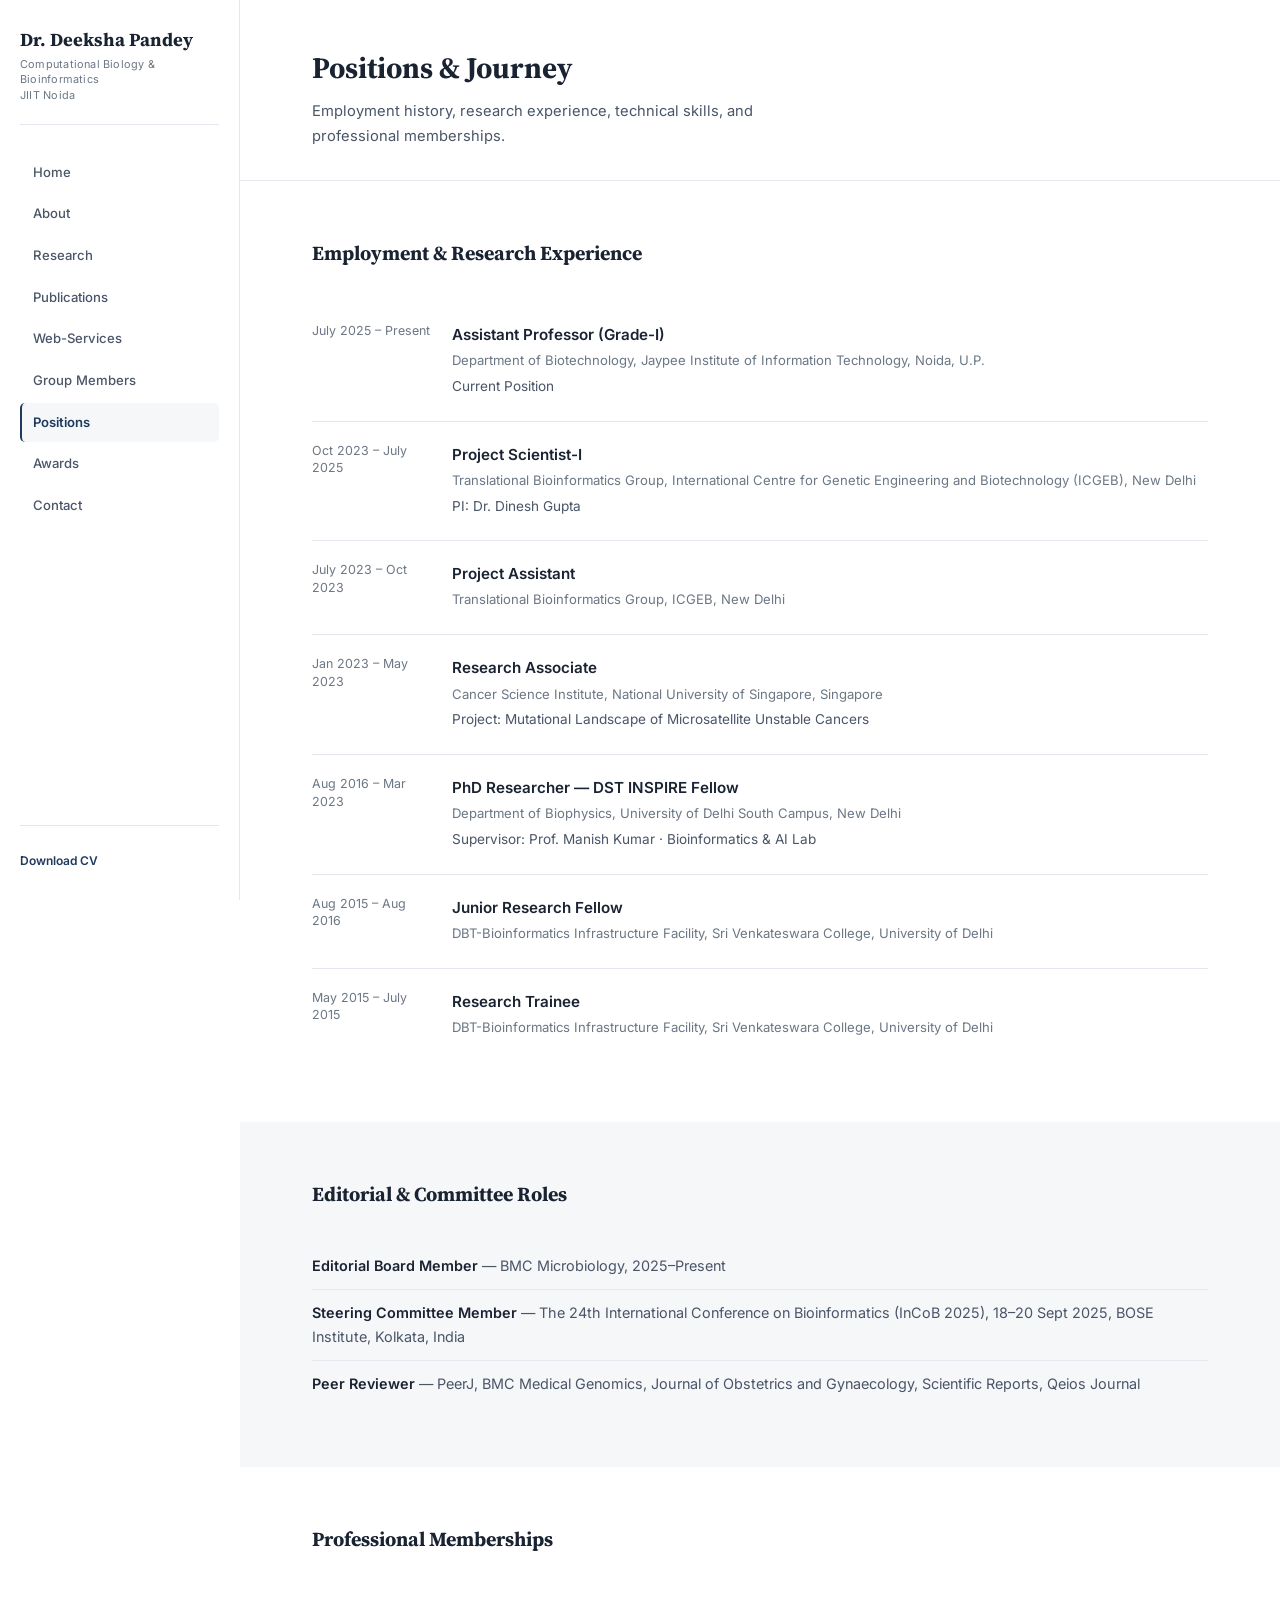
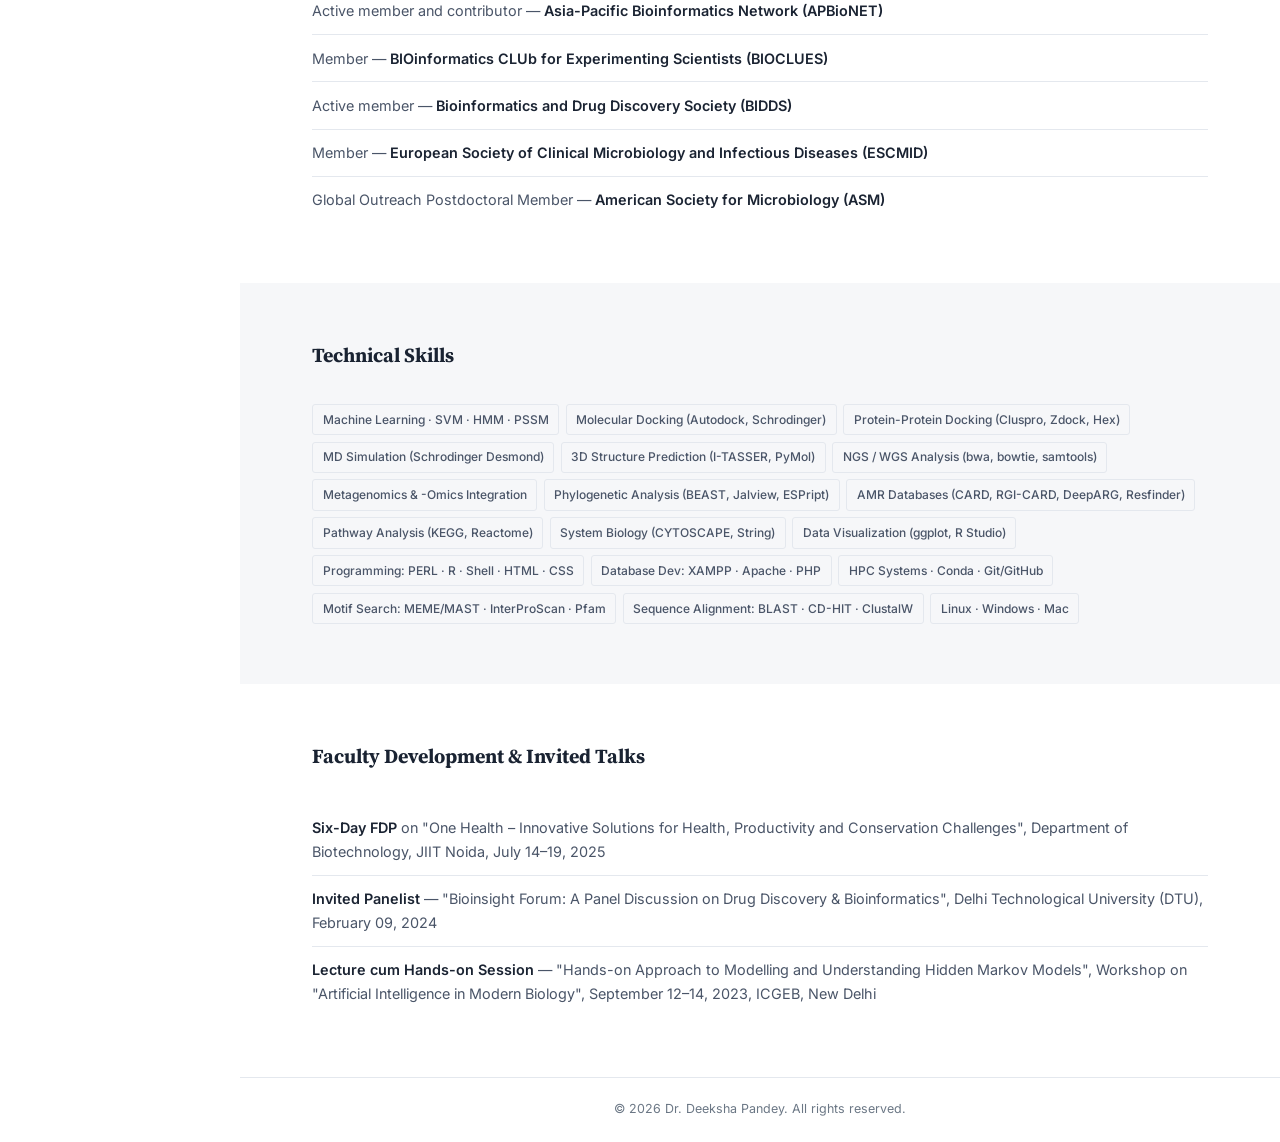
<file: positions.html>
<!DOCTYPE html>
<html lang="en">
<head>
  <meta charset="UTF-8">
  <meta name="viewport" content="width=device-width, initial-scale=1">
  <title>Positions | Dr. Deeksha Pandey</title>
  <link rel="preconnect" href="https://fonts.googleapis.com">
  <link rel="preconnect" href="https://fonts.gstatic.com" crossorigin>
  <link href="https://fonts.googleapis.com/css2?family=Source+Serif+4:opsz,wght@8..60,400;8..60,600;8..60,700&family=Inter:wght@400;500;600&display=swap" rel="stylesheet">
  <link rel="stylesheet" href="style.css">
</head>
<body>
  <button class="navToggle" id="navToggle" aria-label="Open menu"><span></span><span></span><span></span></button>

  <aside class="sidenav" id="sidenav">
    <button class="navClose" id="navClose" aria-label="Close menu">✕</button>
    <div class="sidenav-brand">
      <a href="index.html">Dr. Deeksha Pandey</a>
      <span>Computational Biology &amp; Bioinformatics<br>JIIT Noida</span>
    </div>
    <ul class="nav-links">
      <li><a href="index.html">Home</a></li>
      <li><a href="index.html#about">About</a></li>
      <li><a href="index.html#research">Research</a></li>
      <li><a href="index.html#publications">Publications</a></li>
      <li><a href="index.html#tools">Web-Services</a></li>
      <li><a href="students.html">Group Members</a></li>
      <li><a href="positions.html" class="active">Positions</a></li>
      <li><a href="awards.html">Awards</a></li>
      <li><a href="index.html#contact">Contact</a></li>
    </ul>
    <div class="sidenav-foot">
      <a href="CV.pdf" target="_blank" rel="noopener">Download CV</a>
    </div>
  </aside>

  <div class="page-wrap">
    <div class="page-hero">
      <div class="container">
        <h1>Positions &amp; Journey</h1>
        <p>Employment history, research experience, technical skills, and professional memberships.</p>
      </div>
    </div>

    <section class="section">
      <div class="container">
        <header class="section-header">
          <h2 style="font-size:1.25rem">Employment &amp; Research Experience</h2>
        </header>
        <ul class="timeline-jobs">
          <li class="job-item">
            <div class="job-dates">July 2025 – Present</div>
            <div class="job-body">
              <h3>Assistant Professor (Grade-I)</h3>
              <p class="org">Department of Biotechnology, Jaypee Institute of Information Technology, Noida, U.P.</p>
              <p>Current Position</p>
            </div>
          </li>
          <li class="job-item">
            <div class="job-dates">Oct 2023 – July 2025</div>
            <div class="job-body">
              <h3>Project Scientist-I</h3>
              <p class="org">Translational Bioinformatics Group, International Centre for Genetic Engineering and Biotechnology (ICGEB), New Delhi</p>
              <p>PI: Dr. Dinesh Gupta</p>
            </div>
          </li>
          <li class="job-item">
            <div class="job-dates">July 2023 – Oct 2023</div>
            <div class="job-body">
              <h3>Project Assistant</h3>
              <p class="org">Translational Bioinformatics Group, ICGEB, New Delhi</p>
            </div>
          </li>
          <li class="job-item">
            <div class="job-dates">Jan 2023 – May 2023</div>
            <div class="job-body">
              <h3>Research Associate</h3>
              <p class="org">Cancer Science Institute, National University of Singapore, Singapore</p>
              <p>Project: Mutational Landscape of Microsatellite Unstable Cancers</p>
            </div>
          </li>
          <li class="job-item">
            <div class="job-dates">Aug 2016 – Mar 2023</div>
            <div class="job-body">
              <h3>PhD Researcher — DST INSPIRE Fellow</h3>
              <p class="org">Department of Biophysics, University of Delhi South Campus, New Delhi</p>
              <p>Supervisor: Prof. Manish Kumar · Bioinformatics &amp; AI Lab</p>
            </div>
          </li>
          <li class="job-item">
            <div class="job-dates">Aug 2015 – Aug 2016</div>
            <div class="job-body">
              <h3>Junior Research Fellow</h3>
              <p class="org">DBT-Bioinformatics Infrastructure Facility, Sri Venkateswara College, University of Delhi</p>
            </div>
          </li>
          <li class="job-item">
            <div class="job-dates">May 2015 – July 2015</div>
            <div class="job-body">
              <h3>Research Trainee</h3>
              <p class="org">DBT-Bioinformatics Infrastructure Facility, Sri Venkateswara College, University of Delhi</p>
            </div>
          </li>
        </ul>
      </div>
    </section>

    <section class="section section-alt">
      <div class="container">
        <header class="section-header">
          <h2 style="font-size:1.25rem">Editorial &amp; Committee Roles</h2>
        </header>
        <ul class="role-list">
          <li><strong>Editorial Board Member</strong> — BMC Microbiology, 2025–Present</li>
          <li><strong>Steering Committee Member</strong> — The 24th International Conference on Bioinformatics (InCoB 2025), 18–20 Sept 2025, BOSE Institute, Kolkata, India</li>
          <li><strong>Peer Reviewer</strong> — PeerJ, BMC Medical Genomics, Journal of Obstetrics and Gynaecology, Scientific Reports, Qeios Journal</li>
        </ul>
      </div>
    </section>

    <section class="section">
      <div class="container">
        <header class="section-header">
          <h2 style="font-size:1.25rem">Professional Memberships</h2>
        </header>
        <ul class="role-list">
          <li>Active member and contributor — <strong>Asia-Pacific Bioinformatics Network (APBioNET)</strong></li>
          <li>Member — <strong>BIOinformatics CLUb for Experimenting Scientists (BIOCLUES)</strong></li>
          <li>Active member — <strong>Bioinformatics and Drug Discovery Society (BIDDS)</strong></li>
          <li>Member — <strong>European Society of Clinical Microbiology and Infectious Diseases (ESCMID)</strong></li>
          <li>Global Outreach Postdoctoral Member — <strong>American Society for Microbiology (ASM)</strong></li>
        </ul>
      </div>
    </section>

    <section class="section section-alt">
      <div class="container">
        <header class="section-header">
          <h2 style="font-size:1.25rem">Technical Skills</h2>
        </header>
        <div class="skills-grid">
          <span>Machine Learning · SVM · HMM · PSSM</span>
          <span>Molecular Docking (Autodock, Schrodinger)</span>
          <span>Protein-Protein Docking (Cluspro, Zdock, Hex)</span>
          <span>MD Simulation (Schrodinger Desmond)</span>
          <span>3D Structure Prediction (I-TASSER, PyMol)</span>
          <span>NGS / WGS Analysis (bwa, bowtie, samtools)</span>
          <span>Metagenomics &amp; -Omics Integration</span>
          <span>Phylogenetic Analysis (BEAST, Jalview, ESPript)</span>
          <span>AMR Databases (CARD, RGI-CARD, DeepARG, Resfinder)</span>
          <span>Pathway Analysis (KEGG, Reactome)</span>
          <span>System Biology (CYTOSCAPE, String)</span>
          <span>Data Visualization (ggplot, R Studio)</span>
          <span>Programming: PERL · R · Shell · HTML · CSS</span>
          <span>Database Dev: XAMPP · Apache · PHP</span>
          <span>HPC Systems · Conda · Git/GitHub</span>
          <span>Motif Search: MEME/MAST · InterProScan · Pfam</span>
          <span>Sequence Alignment: BLAST · CD-HIT · ClustalW</span>
          <span>Linux · Windows · Mac</span>
        </div>
      </div>
    </section>

    <section class="section">
      <div class="container">
        <header class="section-header">
          <h2 style="font-size:1.25rem">Faculty Development &amp; Invited Talks</h2>
        </header>
        <ul class="role-list">
          <li><strong>Six-Day FDP</strong> on "One Health – Innovative Solutions for Health, Productivity and Conservation Challenges", Department of Biotechnology, JIIT Noida, July 14–19, 2025</li>
          <li><strong>Invited Panelist</strong> — "Bioinsight Forum: A Panel Discussion on Drug Discovery &amp; Bioinformatics", Delhi Technological University (DTU), February 09, 2024</li>
          <li><strong>Lecture cum Hands-on Session</strong> — "Hands-on Approach to Modelling and Understanding Hidden Markov Models", Workshop on "Artificial Intelligence in Modern Biology", September 12–14, 2023, ICGEB, New Delhi</li>
        </ul>
      </div>
    </section>

    <footer class="site-footer">
      <div class="container">
        <p>© <span id="year"></span> Dr. Deeksha Pandey. All rights reserved.</p>
      </div>
    </footer>
  </div>

  <script>
    document.getElementById('year').textContent = new Date().getFullYear();
    const sidenav = document.getElementById('sidenav');
    document.getElementById('navToggle').addEventListener('click', () => sidenav.classList.add('open'));
    document.getElementById('navClose').addEventListener('click', () => sidenav.classList.remove('open'));
    document.querySelectorAll('.nav-links a').forEach(a => a.addEventListener('click', () => sidenav.classList.remove('open')));
  </script>
</body>
</html>
</file>
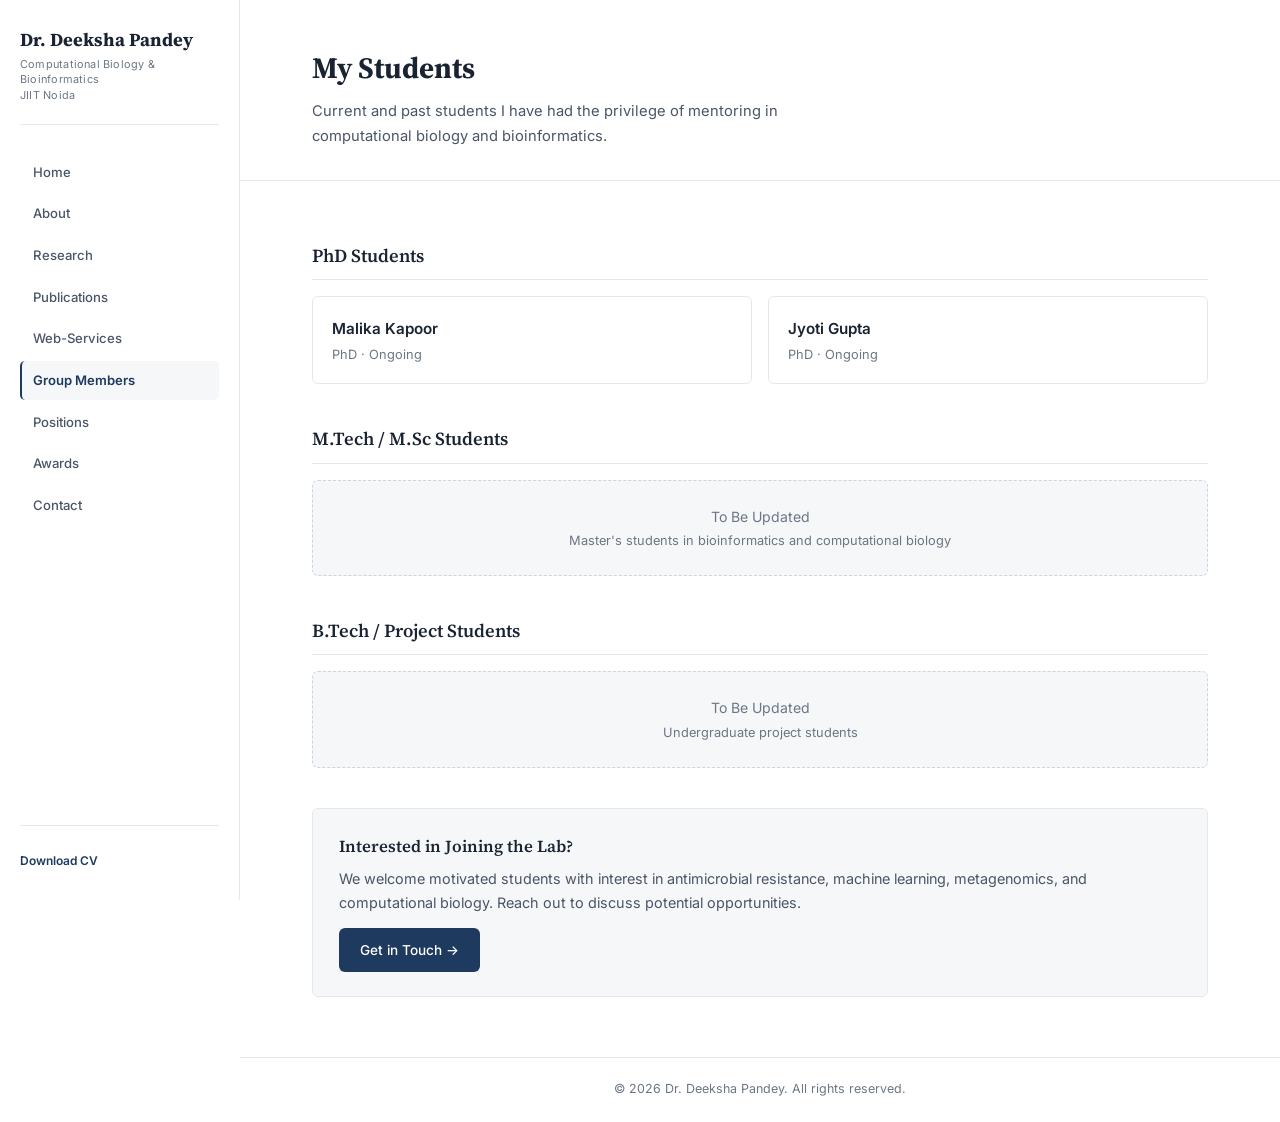
<file: students.html>
<!DOCTYPE html>
<html lang="en">
<head>
  <meta charset="UTF-8">
  <meta name="viewport" content="width=device-width, initial-scale=1">
  <title>Group Members | Dr. Deeksha Pandey</title>
  <link rel="preconnect" href="https://fonts.googleapis.com">
  <link rel="preconnect" href="https://fonts.gstatic.com" crossorigin>
  <link href="https://fonts.googleapis.com/css2?family=Source+Serif+4:opsz,wght@8..60,400;8..60,600;8..60,700&family=Inter:wght@400;500;600&display=swap" rel="stylesheet">
  <link rel="stylesheet" href="style.css">
</head>
<body>
  <button class="navToggle" id="navToggle" aria-label="Open menu"><span></span><span></span><span></span></button>

  <aside class="sidenav" id="sidenav">
    <button class="navClose" id="navClose" aria-label="Close menu">✕</button>
    <div class="sidenav-brand">
      <a href="index.html">Dr. Deeksha Pandey</a>
      <span>Computational Biology &amp; Bioinformatics<br>JIIT Noida</span>
    </div>
    <ul class="nav-links">
      <li><a href="index.html">Home</a></li>
      <li><a href="index.html#about">About</a></li>
      <li><a href="index.html#research">Research</a></li>
      <li><a href="index.html#publications">Publications</a></li>
      <li><a href="index.html#tools">Web-Services</a></li>
      <li><a href="students.html" class="active">Group Members</a></li>
      <li><a href="positions.html">Positions</a></li>
      <li><a href="awards.html">Awards</a></li>
      <li><a href="index.html#contact">Contact</a></li>
    </ul>
    <div class="sidenav-foot">
      <a href="CV.pdf" target="_blank" rel="noopener">Download CV</a>
    </div>
  </aside>

  <div class="page-wrap">
    <div class="page-hero">
      <div class="container">
        <h1>My Students</h1>
        <p>Current and past students I have had the privilege of mentoring in computational biology and bioinformatics.</p>
      </div>
    </div>

    <section class="section">
      <div class="container">
        <div class="student-group">
          <h3>PhD Students</h3>
          <div class="student-cards">
            <div class="student-card">
              <h4>Malika Kapoor</h4>
              <p class="status">PhD · Ongoing</p>
            </div>
            <div class="student-card">
              <h4>Jyoti Gupta</h4>
              <p class="status">PhD · Ongoing</p>
            </div>
          </div>
        </div>

        <div class="student-group">
          <h3>M.Tech / M.Sc Students</h3>
          <div class="placeholder-card">
            To Be Updated<br>
            <span style="font-size:0.8rem">Master's students in bioinformatics and computational biology</span>
          </div>
        </div>

        <div class="student-group">
          <h3>B.Tech / Project Students</h3>
          <div class="placeholder-card">
            To Be Updated<br>
            <span style="font-size:0.8rem">Undergraduate project students</span>
          </div>
        </div>

        <div class="cta-box">
          <h3>Interested in Joining the Lab?</h3>
          <p>We welcome motivated students with interest in antimicrobial resistance, machine learning, metagenomics, and computational biology. Reach out to discuss potential opportunities.</p>
          <a href="mailto:pandeydeeksha14@gmail.com" class="btn btn-primary">Get in Touch →</a>
        </div>
      </div>
    </section>

    <footer class="site-footer">
      <div class="container">
        <p>© <span id="year"></span> Dr. Deeksha Pandey. All rights reserved.</p>
      </div>
    </footer>
  </div>

  <script>
    document.getElementById('year').textContent = new Date().getFullYear();
    const sidenav = document.getElementById('sidenav');
    document.getElementById('navToggle').addEventListener('click', () => sidenav.classList.add('open'));
    document.getElementById('navClose').addEventListener('click', () => sidenav.classList.remove('open'));
    document.querySelectorAll('.nav-links a').forEach(a => a.addEventListener('click', () => sidenav.classList.remove('open')));
  </script>
</body>
</html>
</file>
<file: style.css>
/* Professional Academic Portfolio — Sidebar layout, no animations */

:root {
  --font-serif: "Source Serif 4", Georgia, "Times New Roman", serif;
  --font-sans: "Inter", system-ui, -apple-system, sans-serif;
  --font-mono: "Inter", system-ui, sans-serif;

  --bg: #ffffff;
  --bg-alt: #f6f7f9;
  --surface: #ffffff;
  --border: #e4e8ee;
  --border-strong: #cdd4de;

  --text: #1a2332;
  --text-secondary: #4a5568;
  --text-muted: #6b7785;

  --accent: #1e3a5f;
  --accent-hover: #152a45;
  --link: #1e4d7b;

  --side-w: 240px;
  --radius: 6px;
}

*, *::before, *::after { box-sizing: border-box; margin: 0; padding: 0; }

html { scroll-behavior: smooth; font-size: 16px; }

body {
  font-family: var(--font-sans);
  color: var(--text);
  background: var(--bg);
  line-height: 1.65;
  -webkit-font-smoothing: antialiased;
}

img { max-width: 100%; display: block; }
a { color: var(--link); text-decoration: none; }
a:hover { text-decoration: underline; }

/* ---- Sidebar ---- */
.sidenav {
  position: fixed;
  top: 0; left: 0; bottom: 0;
  width: var(--side-w);
  background: var(--surface);
  border-right: 1px solid var(--border);
  display: flex;
  flex-direction: column;
  padding: 1.75rem 1.25rem;
  z-index: 1000;
  overflow-y: auto;
}

.sidenav-brand {
  margin-bottom: 1.75rem;
  padding-bottom: 1.25rem;
  border-bottom: 1px solid var(--border);
}

.sidenav-brand a {
  display: block;
  font-family: var(--font-serif);
  font-weight: 700;
  font-size: 1.15rem;
  color: var(--text);
  text-decoration: none;
  line-height: 1.25;
  margin-bottom: 0.35rem;
}

.sidenav-brand span {
  display: block;
  font-size: 0.68rem;
  color: var(--text-muted);
  line-height: 1.45;
  letter-spacing: 0.02em;
}

.nav-links {
  list-style: none;
  display: flex;
  flex-direction: column;
  gap: 0.15rem;
  flex: 1;
}

.nav-links a {
  display: block;
  font-size: 0.82rem;
  font-weight: 500;
  color: var(--text-secondary);
  text-decoration: none;
  padding: 0.55rem 0.7rem;
  border-radius: 5px;
  border-left: 2px solid transparent;
}

.nav-links a:hover {
  color: var(--accent);
  background: var(--bg-alt);
  text-decoration: none;
}

.nav-links a.active {
  color: var(--accent);
  background: var(--bg-alt);
  border-left-color: var(--accent);
  font-weight: 600;
}

.sidenav-foot {
  margin-top: auto;
  padding-top: 1.25rem;
  border-top: 1px solid var(--border);
}

.sidenav-foot a {
  font-size: 0.75rem;
  font-weight: 600;
  color: var(--accent);
  text-decoration: none;
}

.sidenav-foot a:hover { text-decoration: underline; }

.navToggle {
  display: none;
  position: fixed;
  top: 1rem; left: 1rem;
  z-index: 1200;
  width: 40px; height: 40px;
  border-radius: 6px;
  background: var(--surface);
  border: 1px solid var(--border-strong);
  cursor: pointer;
  flex-direction: column;
  align-items: center;
  justify-content: center;
  gap: 5px;
}

.navToggle span {
  width: 18px; height: 2px;
  background: var(--text);
  border-radius: 1px;
}

.navClose {
  display: none;
  position: absolute;
  top: 1rem; right: 1rem;
  background: none;
  border: 1px solid var(--border);
  width: 32px; height: 32px;
  border-radius: 50%;
  font-size: 0.85rem;
  cursor: pointer;
  color: var(--text);
}

.page-wrap { margin-left: var(--side-w); min-height: 100vh; }

/* ---- Layout ---- */
.container {
  max-width: 960px;
  margin: 0 auto;
  padding: 0 2rem;
}

.section { padding: 3.75rem 0; }
.section-alt { background: var(--bg-alt); }

.section-header { margin-bottom: 2.25rem; }

.section-label {
  font-size: 0.72rem;
  font-weight: 600;
  letter-spacing: 0.08em;
  text-transform: uppercase;
  color: var(--text-muted);
  margin-bottom: 0.35rem;
}

.section-header h2 {
  font-family: var(--font-serif);
  font-size: 1.75rem;
  font-weight: 700;
  color: var(--text);
  line-height: 1.25;
}

.section-desc {
  margin-top: 0.45rem;
  color: var(--text-secondary);
  font-size: 0.92rem;
  max-width: 34rem;
}

/* ---- Hero ---- */
.hero {
  padding: 3.25rem 0 3.5rem;
  border-bottom: 1px solid var(--border);
}

.hero-grid {
  display: grid;
  grid-template-columns: 1.15fr 0.85fr;
  gap: 3rem;
  align-items: center;
  max-width: 960px;
  margin: 0 auto;
  padding: 0 2rem;
}

.hero-label {
  font-size: 0.78rem;
  font-weight: 500;
  color: var(--text-muted);
  margin-bottom: 0.65rem;
}

.hero h1 {
  font-family: var(--font-serif);
  font-size: clamp(2rem, 4vw, 2.6rem);
  font-weight: 700;
  line-height: 1.15;
  color: var(--text);
  margin-bottom: 0.65rem;
}

.hero-subtitle {
  font-size: 0.95rem;
  color: var(--text-secondary);
  margin-bottom: 1.5rem;
  max-width: 26rem;
}

.hero-metrics {
  display: flex;
  gap: 2.25rem;
  margin-bottom: 1.75rem;
  padding-bottom: 1.5rem;
  border-bottom: 1px solid var(--border);
}

.metric { display: flex; flex-direction: column; }

.metric-value {
  font-family: var(--font-serif);
  font-size: 1.7rem;
  font-weight: 700;
  color: var(--accent);
  line-height: 1.1;
}

.metric-label {
  font-size: 0.68rem;
  font-weight: 500;
  letter-spacing: 0.04em;
  text-transform: uppercase;
  color: var(--text-muted);
  margin-top: 0.2rem;
}

.hero-actions { display: flex; gap: 0.75rem; flex-wrap: wrap; }

.btn {
  display: inline-flex;
  align-items: center;
  font-size: 0.85rem;
  font-weight: 500;
  padding: 0.6rem 1.25rem;
  border-radius: var(--radius);
  text-decoration: none;
  border: 1px solid transparent;
}

.btn:hover { text-decoration: none; }

.btn-primary { background: var(--accent); color: #fff; }
.btn-primary:hover { background: var(--accent-hover); }

.btn-secondary {
  background: transparent;
  color: var(--accent);
  border-color: var(--border-strong);
}
.btn-secondary:hover { background: var(--bg-alt); }

.hero-portrait { text-align: center; }

.hero-portrait img {
  width: 100%;
  max-width: 280px;
  margin: 0 auto;
  border-radius: 4px;
  border: 1px solid var(--border);
  object-fit: cover;
  aspect-ratio: 4/5;
  object-position: top;
}

.portrait-caption {
  margin-top: 0.75rem;
  font-size: 0.72rem;
  color: var(--text-muted);
  line-height: 1.4;
}

/* ---- About ---- */
.about-layout {
  display: grid;
  grid-template-columns: 1.25fr 0.75fr;
  gap: 2.5rem;
  align-items: start;
}

.about-main .lead {
  font-size: 1.02rem;
  color: var(--text);
  margin-bottom: 1rem;
}

.about-main p {
  color: var(--text-secondary);
  margin-bottom: 0.9rem;
  font-size: 0.92rem;
}

.about-main strong { color: var(--text); font-weight: 600; }

.affiliations {
  display: flex;
  flex-wrap: wrap;
  gap: 0.4rem;
  margin-top: 1.25rem;
}

.affiliations span {
  font-size: 0.7rem;
  font-weight: 500;
  color: var(--text-muted);
  border: 1px solid var(--border);
  padding: 0.25rem 0.55rem;
  border-radius: 3px;
  background: var(--bg);
}

.card {
  background: var(--surface);
  border: 1px solid var(--border);
  border-radius: var(--radius);
  padding: 1.2rem 1.25rem;
  margin-bottom: 0.85rem;
}

.card h3 {
  font-size: 0.72rem;
  font-weight: 600;
  letter-spacing: 0.06em;
  text-transform: uppercase;
  color: var(--text-muted);
  margin-bottom: 0.85rem;
  padding-bottom: 0.5rem;
  border-bottom: 1px solid var(--border);
}

.card-text {
  font-size: 0.88rem;
  color: var(--text-secondary);
  line-height: 1.5;
}

.timeline { list-style: none; }

.timeline li {
  margin-bottom: 0.9rem;
  padding-left: 0.8rem;
  border-left: 2px solid var(--border);
}

.timeline li:last-child { margin-bottom: 0; }

.timeline strong {
  display: block;
  font-size: 0.85rem;
  font-weight: 600;
  color: var(--text);
  line-height: 1.35;
}

.timeline span {
  display: block;
  font-size: 0.78rem;
  color: var(--text-muted);
  margin-top: 0.12rem;
}

.timeline em {
  font-style: italic;
  font-weight: 500;
  color: var(--text-secondary);
}

/* ---- Research ---- */
.research-grid {
  display: grid;
  grid-template-columns: repeat(3, 1fr);
  gap: 1.1rem;
}

.research-card {
  background: var(--surface);
  border: 1px solid var(--border);
  border-radius: var(--radius);
  padding: 1.25rem 1.2rem;
}

.research-card h3 {
  font-family: var(--font-serif);
  font-size: 1rem;
  font-weight: 600;
  color: var(--text);
  margin-bottom: 0.45rem;
  line-height: 1.3;
}

.research-card p {
  font-size: 0.85rem;
  color: var(--text-secondary);
  margin-bottom: 0.8rem;
  line-height: 1.55;
}

.tags { display: flex; flex-wrap: wrap; gap: 0.3rem; }

.tags span {
  font-size: 0.66rem;
  font-weight: 500;
  color: var(--text-muted);
  background: var(--bg-alt);
  border: 1px solid var(--border);
  padding: 0.18rem 0.45rem;
  border-radius: 3px;
}

/* ---- Publications ---- */
.pub-list { list-style: none; }

.pub-item {
  display: grid;
  grid-template-columns: 4rem 1fr;
  gap: 1.1rem;
  padding: 1.35rem 0;
  border-bottom: 1px solid var(--border);
}

.pub-item:first-child { padding-top: 0; }
.pub-item:last-child { border-bottom: none; }

.pub-year {
  font-family: var(--font-serif);
  font-size: 0.95rem;
  font-weight: 600;
  color: var(--accent);
  padding-top: 0.1rem;
}

.pub-body h3 {
  font-family: var(--font-serif);
  font-size: 1rem;
  font-weight: 600;
  color: var(--text);
  line-height: 1.35;
  margin-bottom: 0.3rem;
}

.pub-authors {
  font-size: 0.85rem;
  color: var(--text-secondary);
  margin-bottom: 0.2rem;
}

.pub-meta {
  font-size: 0.78rem;
  color: var(--text-muted);
  margin-bottom: 0.5rem;
}

/* ---- Tools ---- */
.tools-grid {
  display: grid;
  grid-template-columns: repeat(3, 1fr);
  gap: 1.1rem;
  margin-bottom: 2rem;
}

.tool-card {
  background: var(--surface);
  border: 1px solid var(--border);
  border-radius: var(--radius);
  padding: 1.25rem 1.2rem;
}

.tool-type {
  font-size: 0.68rem;
  font-weight: 600;
  letter-spacing: 0.04em;
  text-transform: uppercase;
  color: var(--text-muted);
  margin-bottom: 0.4rem;
}

.tool-card h3 {
  font-family: var(--font-serif);
  font-size: 1.1rem;
  font-weight: 600;
  color: var(--text);
  margin-bottom: 0.4rem;
}

.tool-card p {
  font-size: 0.85rem;
  color: var(--text-secondary);
  margin-bottom: 0.85rem;
  line-height: 1.5;
}

.tool-link {
  font-size: 0.82rem;
  font-weight: 500;
  color: var(--link);
}

.tools-table-wrap {
  overflow-x: auto;
  border: 1px solid var(--border);
  border-radius: var(--radius);
  background: var(--surface);
}

.tools-table {
  width: 100%;
  border-collapse: collapse;
  font-size: 0.85rem;
}

.tools-table th {
  text-align: left;
  font-size: 0.7rem;
  font-weight: 600;
  letter-spacing: 0.04em;
  text-transform: uppercase;
  color: var(--text-muted);
  padding: 0.75rem 1rem;
  background: var(--bg-alt);
  border-bottom: 1px solid var(--border);
}

.tools-table td {
  padding: 0.8rem 1rem;
  border-bottom: 1px solid var(--border);
  color: var(--text-secondary);
  vertical-align: top;
}

.tools-table tr:last-child td { border-bottom: none; }

.tools-table td:first-child {
  font-weight: 600;
  color: var(--text);
  white-space: nowrap;
}

.tools-table a { font-weight: 500; white-space: nowrap; }

.tools-note {
  margin-top: 1.1rem;
  font-size: 0.82rem;
  color: var(--text-muted);
  font-style: italic;
}

/* ---- Contact ---- */
.contact-grid {
  display: grid;
  grid-template-columns: repeat(4, 1fr);
  gap: 1.35rem;
}

.contact-item h3 {
  font-size: 0.72rem;
  font-weight: 600;
  letter-spacing: 0.05em;
  text-transform: uppercase;
  color: var(--text-muted);
  margin-bottom: 0.4rem;
}

.contact-item p {
  font-size: 0.88rem;
  color: var(--text-secondary);
  line-height: 1.55;
}

.contact-item a { color: var(--link); }

/* ---- Page header (inner pages) ---- */
.page-hero {
  padding: 2.75rem 0 2rem;
  border-bottom: 1px solid var(--border);
}

.page-hero h1 {
  font-family: var(--font-serif);
  font-size: 1.85rem;
  font-weight: 700;
  color: var(--text);
  margin-bottom: 0.4rem;
}

.page-hero p {
  font-size: 0.92rem;
  color: var(--text-secondary);
  max-width: 32rem;
}

/* ---- Students ---- */
.student-group { margin-bottom: 2.5rem; }

.student-group h3 {
  font-family: var(--font-serif);
  font-size: 1.15rem;
  font-weight: 600;
  color: var(--text);
  margin-bottom: 1rem;
  padding-bottom: 0.5rem;
  border-bottom: 1px solid var(--border);
}

.student-cards {
  display: grid;
  grid-template-columns: repeat(2, 1fr);
  gap: 1rem;
}

.student-card {
  background: var(--surface);
  border: 1px solid var(--border);
  border-radius: var(--radius);
  padding: 1.15rem 1.2rem;
}

.student-card h4 {
  font-size: 0.95rem;
  font-weight: 600;
  color: var(--text);
  margin-bottom: 0.2rem;
}

.student-card .status {
  font-size: 0.8rem;
  color: var(--text-muted);
}

.placeholder-card {
  background: var(--bg-alt);
  border: 1px dashed var(--border-strong);
  border-radius: var(--radius);
  padding: 1.5rem;
  text-align: center;
  color: var(--text-muted);
  font-size: 0.88rem;
}

.cta-box {
  background: var(--bg-alt);
  border: 1px solid var(--border);
  border-radius: var(--radius);
  padding: 1.5rem 1.6rem;
  margin-top: 1rem;
}

.cta-box h3 {
  font-family: var(--font-serif);
  font-size: 1.05rem;
  font-weight: 600;
  margin-bottom: 0.4rem;
}

.cta-box p {
  font-size: 0.9rem;
  color: var(--text-secondary);
  margin-bottom: 0.85rem;
}

/* ---- Awards ---- */
.featured-award {
  background: var(--surface);
  border: 1px solid var(--border);
  border-left: 3px solid var(--accent);
  border-radius: var(--radius);
  padding: 1.5rem 1.6rem;
  margin-bottom: 2.5rem;
}

.featured-award .award-meta {
  font-size: 0.75rem;
  font-weight: 600;
  letter-spacing: 0.04em;
  text-transform: uppercase;
  color: var(--text-muted);
  margin-bottom: 0.4rem;
}

.featured-award h3 {
  font-family: var(--font-serif);
  font-size: 1.2rem;
  font-weight: 600;
  color: var(--text);
  margin-bottom: 0.5rem;
}

.featured-award p {
  font-size: 0.9rem;
  color: var(--text-secondary);
  margin-bottom: 0.5rem;
}

.award-list { list-style: none; }

.award-item {
  display: grid;
  grid-template-columns: 4.5rem 1fr;
  gap: 1rem;
  padding: 1.15rem 0;
  border-bottom: 1px solid var(--border);
}

.award-item:last-child { border-bottom: none; }

.award-year {
  font-family: var(--font-serif);
  font-size: 0.9rem;
  font-weight: 600;
  color: var(--accent);
}

.award-body h4 {
  font-size: 0.95rem;
  font-weight: 600;
  color: var(--text);
  margin-bottom: 0.25rem;
}

.award-body p {
  font-size: 0.85rem;
  color: var(--text-secondary);
  line-height: 1.5;
}

/* ---- Positions ---- */
.timeline-jobs { list-style: none; }

.job-item {
  display: grid;
  grid-template-columns: 7.5rem 1fr;
  gap: 1.25rem;
  padding: 1.25rem 0;
  border-bottom: 1px solid var(--border);
}

.job-item:last-child { border-bottom: none; }

.job-dates {
  font-size: 0.78rem;
  color: var(--text-muted);
  line-height: 1.4;
}

.job-body h3 {
  font-size: 0.95rem;
  font-weight: 600;
  color: var(--text);
  margin-bottom: 0.2rem;
}

.job-body p {
  font-size: 0.85rem;
  color: var(--text-secondary);
  margin-bottom: 0.2rem;
}

.job-body .org {
  font-size: 0.82rem;
  color: var(--text-muted);
}

.skills-grid {
  display: flex;
  flex-wrap: wrap;
  gap: 0.4rem;
}

.skills-grid span {
  font-size: 0.75rem;
  font-weight: 500;
  color: var(--text-secondary);
  background: var(--bg-alt);
  border: 1px solid var(--border);
  padding: 0.3rem 0.6rem;
  border-radius: 3px;
}

.role-list { list-style: none; }

.role-list li {
  padding: 0.7rem 0;
  border-bottom: 1px solid var(--border);
  font-size: 0.9rem;
  color: var(--text-secondary);
}

.role-list li:last-child { border-bottom: none; }

.role-list strong { color: var(--text); font-weight: 600; }

/* ---- Footer ---- */
.site-footer {
  border-top: 1px solid var(--border);
  padding: 1.35rem 0;
  text-align: center;
}

.site-footer p {
  font-size: 0.78rem;
  color: var(--text-muted);
}

/* ---- Responsive ---- */
@media (max-width: 900px) {
  .sidenav {
    transform: translateX(-100%);
    box-shadow: 0 0 30px rgba(0,0,0,0.08);
  }
  .sidenav.open { transform: translateX(0); }
  .navToggle { display: flex; }
  .navClose { display: block; }
  .page-wrap { margin-left: 0; }

  .hero-grid { grid-template-columns: 1fr; gap: 2rem; }
  .hero-portrait { order: -1; }
  .hero-portrait img { max-width: 220px; }

  .about-layout { grid-template-columns: 1fr; }
  .research-grid, .tools-grid { grid-template-columns: 1fr 1fr; }
  .contact-grid { grid-template-columns: 1fr 1fr; }
  .student-cards { grid-template-columns: 1fr; }
}

@media (max-width: 640px) {
  .research-grid, .tools-grid, .contact-grid { grid-template-columns: 1fr; }
  .pub-item, .award-item, .job-item { grid-template-columns: 1fr; gap: 0.3rem; }
  .hero-metrics { gap: 1.35rem; }
  .section { padding: 2.75rem 0; }
  .container, .hero-grid { padding-left: 1.25rem; padding-right: 1.25rem; }
}
</file>
